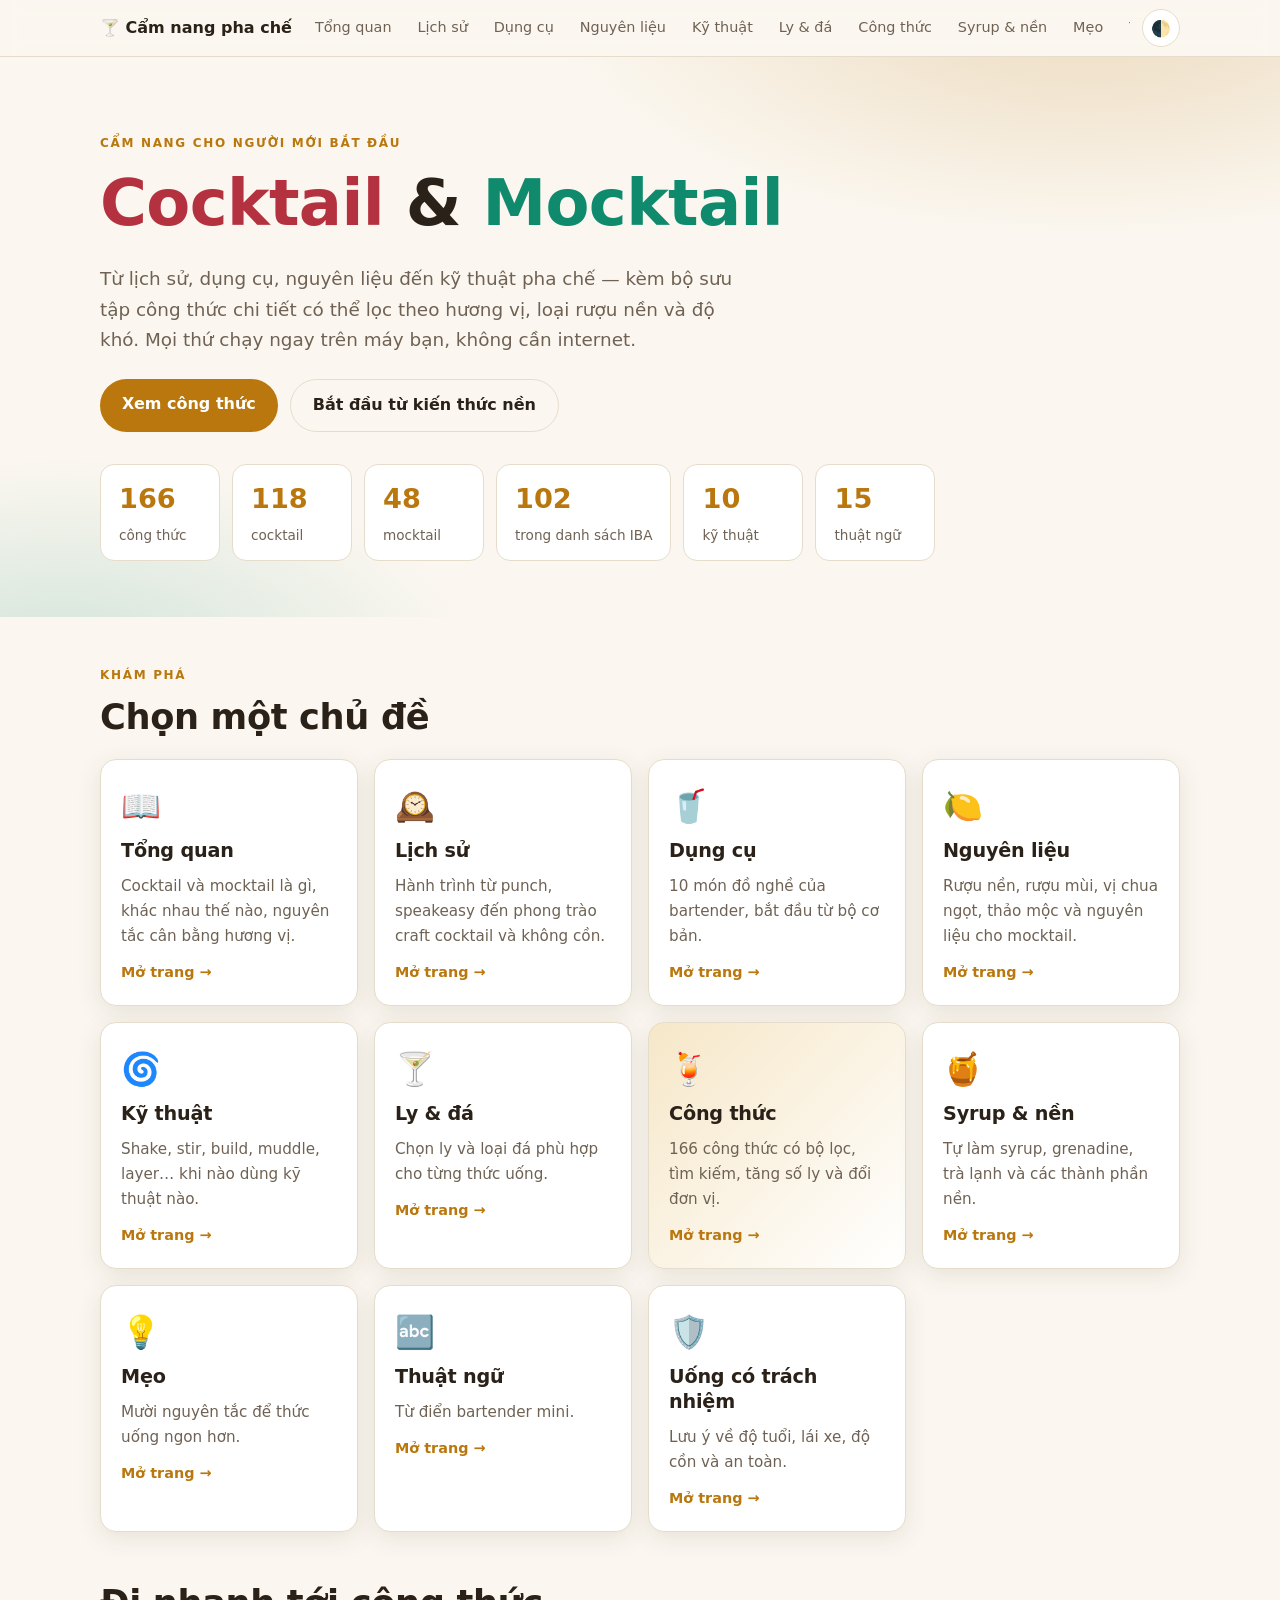
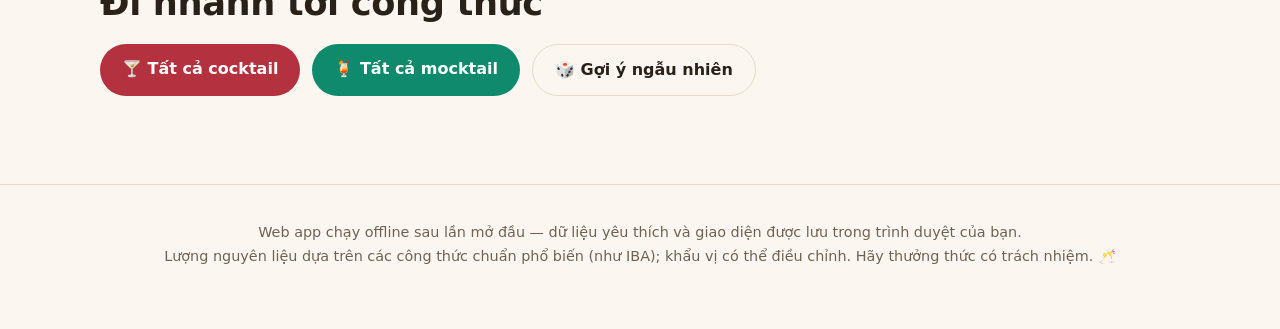
<file: index.html>
<!DOCTYPE html>
<html lang="vi">
<head>
<meta charset="utf-8">
<meta name="viewport" content="width=device-width, initial-scale=1, viewport-fit=cover">
<title>Cocktail &amp; Mocktail — Cẩm nang pha chế</title>
<meta name="description" content="Tìm hiểu về cocktail và mocktail: lịch sử, dụng cụ, nguyên liệu, kỹ thuật và hơn 160 công thức pha chế chi tiết.">
<link rel="stylesheet" href="assets/style.css">
<link rel="manifest" href="manifest.webmanifest">
<meta name="theme-color" content="#15110d">
<meta name="apple-mobile-web-app-capable" content="yes">
<meta name="mobile-web-app-capable" content="yes">
<meta name="apple-mobile-web-app-title" content="Pha chế">
<link rel="apple-touch-icon" href="assets/icons/icon-192.png">
<link rel="icon" href="assets/icons/icon.svg" type="image/svg+xml">
</head>
<body>
<nav class="top" aria-label="Điều hướng chính">
  <div class="wrap">
    <a class="brand" href="index.html">🍸<span> Cẩm nang pha chế</span></a>
    <div class="links">
      <a href="tong-quan.html">Tổng quan</a>
      <a href="lich-su.html">Lịch sử</a>
      <a href="dung-cu.html">Dụng cụ</a>
      <a href="nguyen-lieu.html">Nguyên liệu</a>
      <a href="ky-thuat.html">Kỹ thuật</a>
      <a href="ly-va-da.html">Ly &amp; đá</a>
      <a href="cong-thuc.html">Công thức</a>
      <a href="syrup.html">Syrup &amp; nền</a>
      <a href="meo-pha-che.html">Mẹo</a>
      <a href="thuat-ngu.html">Thuật ngữ</a>
      <a href="uong-co-trach-nhiem.html">Uống có trách nhiệm</a>
    </div>
    <button class="iconbtn" id="themeBtn" title="Đổi giao diện sáng/tối" aria-label="Đổi giao diện sáng hoặc tối">🌓</button>
  </div>
</nav>
<header class="hero" id="top">
  <div class="wrap">
    <span class="eyebrow">Cẩm nang cho người mới bắt đầu</span>
    <h1><span class="a">Cocktail</span> &amp; <span class="b">Mocktail</span></h1>
    <p>Từ lịch sử, dụng cụ, nguyên liệu đến kỹ thuật pha chế — kèm bộ sưu tập công thức chi tiết có thể lọc theo hương vị, loại rượu nền và độ khó. Mọi thứ chạy ngay trên máy bạn, không cần internet.</p>
    <div class="cta">
      <a class="btn" href="cong-thuc.html">Xem công thức</a>
      <a class="btn ghost" href="tong-quan.html">Bắt đầu từ kiến thức nền</a>
    </div>
    <div class="stats" id="stats"></div>
  </div>
</header>
<main>
<section class="page">
  <div class="wrap">
    <span class="eyebrow">Khám phá</span>
    <h2>Chọn một chủ đề</h2>
    <div class="grid g3 hubgrid" style="margin-top:20px">
      <a class="box hub" href="tong-quan.html"><span class="ico">📖</span><h3>Tổng quan</h3><p>Cocktail và mocktail là gì, khác nhau thế nào, nguyên tắc cân bằng hương vị.</p><span class="go">Mở trang →</span></a>
      <a class="box hub" href="lich-su.html"><span class="ico">🕰️</span><h3>Lịch sử</h3><p>Hành trình từ punch, speakeasy đến phong trào craft cocktail và không cồn.</p><span class="go">Mở trang →</span></a>
      <a class="box hub" href="dung-cu.html"><span class="ico">🥤</span><h3>Dụng cụ</h3><p>10 món đồ nghề của bartender, bắt đầu từ bộ cơ bản.</p><span class="go">Mở trang →</span></a>
      <a class="box hub" href="nguyen-lieu.html"><span class="ico">🍋</span><h3>Nguyên liệu</h3><p>Rượu nền, rượu mùi, vị chua ngọt, thảo mộc và nguyên liệu cho mocktail.</p><span class="go">Mở trang →</span></a>
      <a class="box hub" href="ky-thuat.html"><span class="ico">🌀</span><h3>Kỹ thuật</h3><p>Shake, stir, build, muddle, layer… khi nào dùng kỹ thuật nào.</p><span class="go">Mở trang →</span></a>
      <a class="box hub" href="ly-va-da.html"><span class="ico">🍸</span><h3>Ly &amp; đá</h3><p>Chọn ly và loại đá phù hợp cho từng thức uống.</p><span class="go">Mở trang →</span></a>
      <a class="box hub hot" href="cong-thuc.html"><span class="ico">🍹</span><h3>Công thức</h3><p>166 công thức có bộ lọc, tìm kiếm, tăng số ly và đổi đơn vị.</p><span class="go">Mở trang →</span></a>
      <a class="box hub" href="syrup.html"><span class="ico">🍯</span><h3>Syrup &amp; nền</h3><p>Tự làm syrup, grenadine, trà lạnh và các thành phần nền.</p><span class="go">Mở trang →</span></a>
      <a class="box hub" href="meo-pha-che.html"><span class="ico">💡</span><h3>Mẹo</h3><p>Mười nguyên tắc để thức uống ngon hơn.</p><span class="go">Mở trang →</span></a>
      <a class="box hub" href="thuat-ngu.html"><span class="ico">🔤</span><h3>Thuật ngữ</h3><p>Từ điển bartender mini.</p><span class="go">Mở trang →</span></a>
      <a class="box hub" href="uong-co-trach-nhiem.html"><span class="ico">🛡️</span><h3>Uống có trách nhiệm</h3><p>Lưu ý về độ tuổi, lái xe, độ cồn và an toàn.</p><span class="go">Mở trang →</span></a>
    </div>
    <h2 style="margin-top:48px">Đi nhanh tới công thức</h2>
    <div class="cta" style="margin-top:12px">
      <a class="btn" style="background:var(--cock)" href="cong-thuc.html?type=cocktail">🍸 Tất cả cocktail</a>
      <a class="btn" style="background:var(--mock)" href="cong-thuc.html?type=mocktail">🍹 Tất cả mocktail</a>
      <a class="btn ghost" href="cong-thuc.html?random=1">🎲 Gợi ý ngẫu nhiên</a>
    </div>
  </div>
</section>
</main>
<footer>
  <div class="wrap">Web app chạy offline sau lần mở đầu — dữ liệu yêu thích và giao diện được lưu trong trình duyệt của bạn.<br>
  Lượng nguyên liệu dựa trên các công thức chuẩn phổ biến (như IBA); khẩu vị có thể điều chỉnh. Hãy thưởng thức có trách nhiệm. 🥂</div>
</footer>
<script src="assets/data.js"></script>
<script src="assets/recipes-ext.js"></script>
<script src="assets/recipes-c1.js"></script>
<script src="assets/recipes-c2.js"></script>
<script src="assets/recipes-c3.js"></script>
<script src="assets/recipes-m.js"></script>
<script src="assets/app.js"></script>
</body>
</html>
</file>
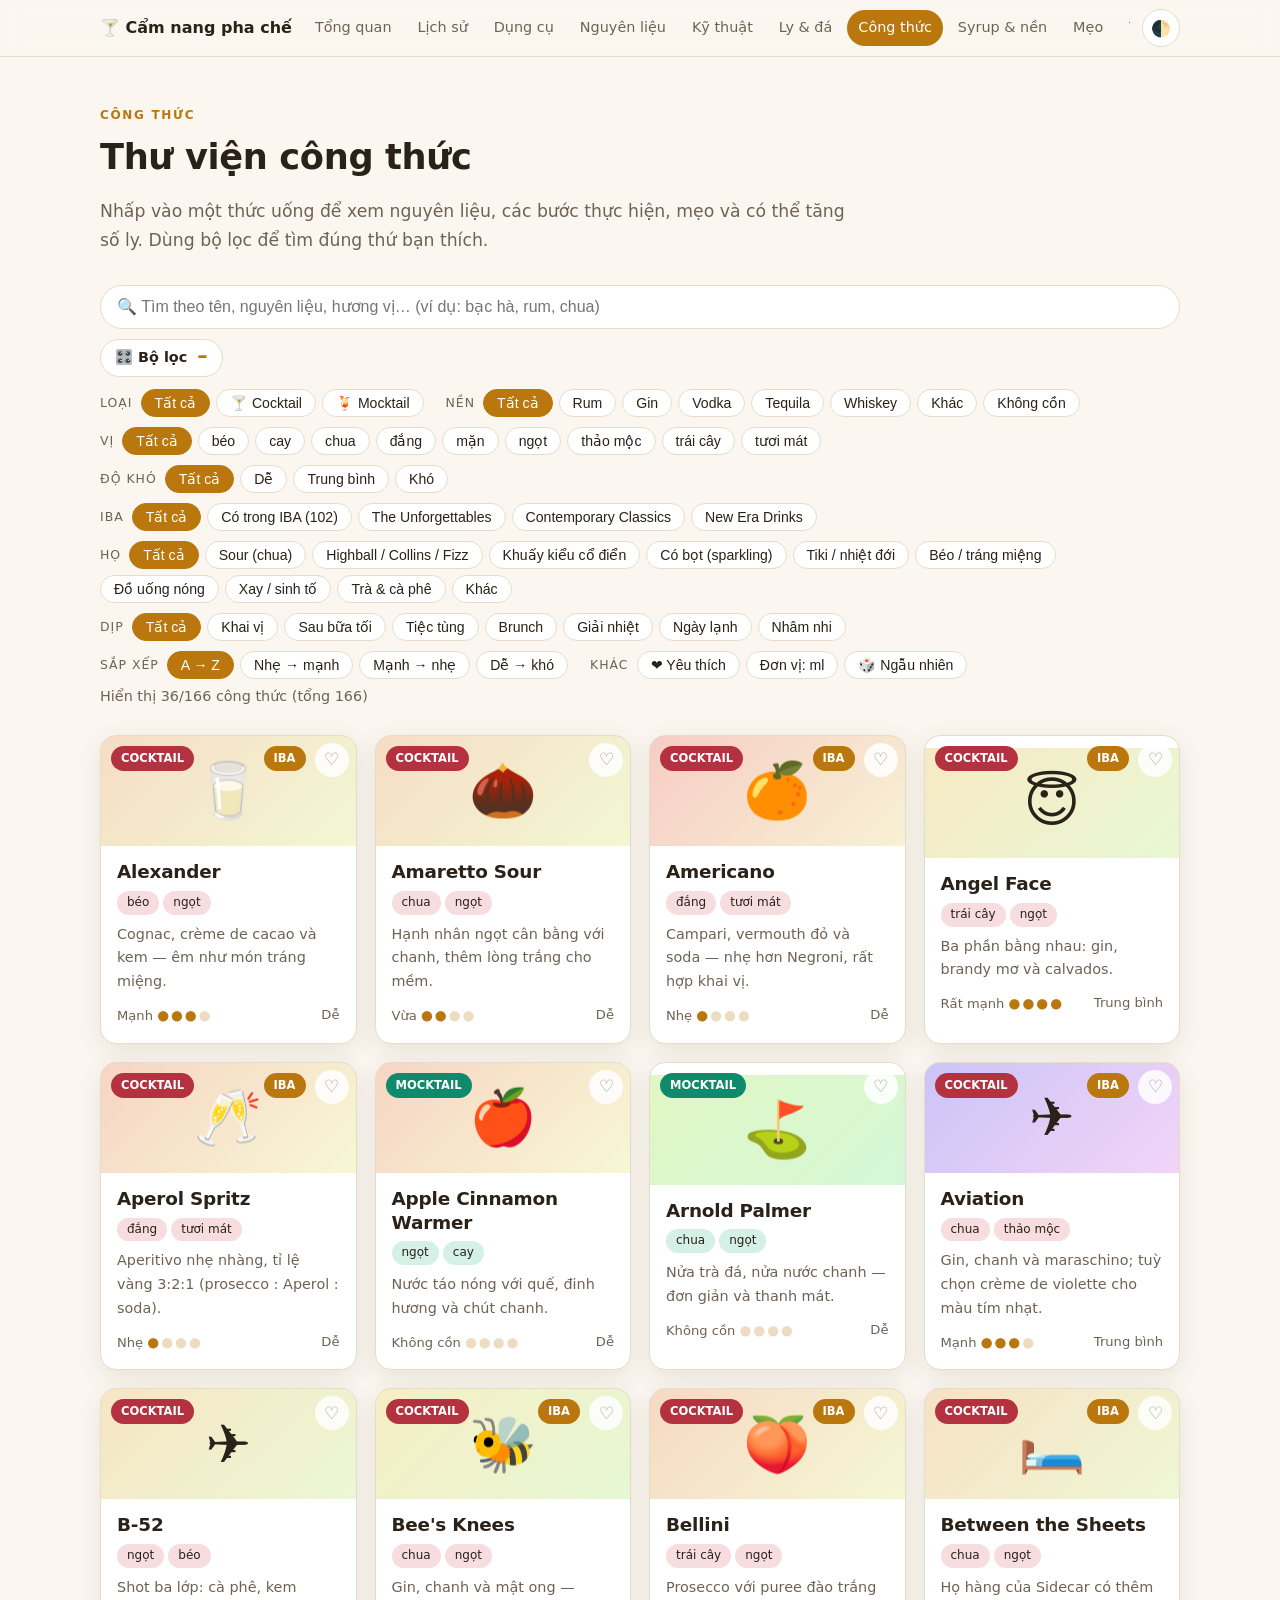
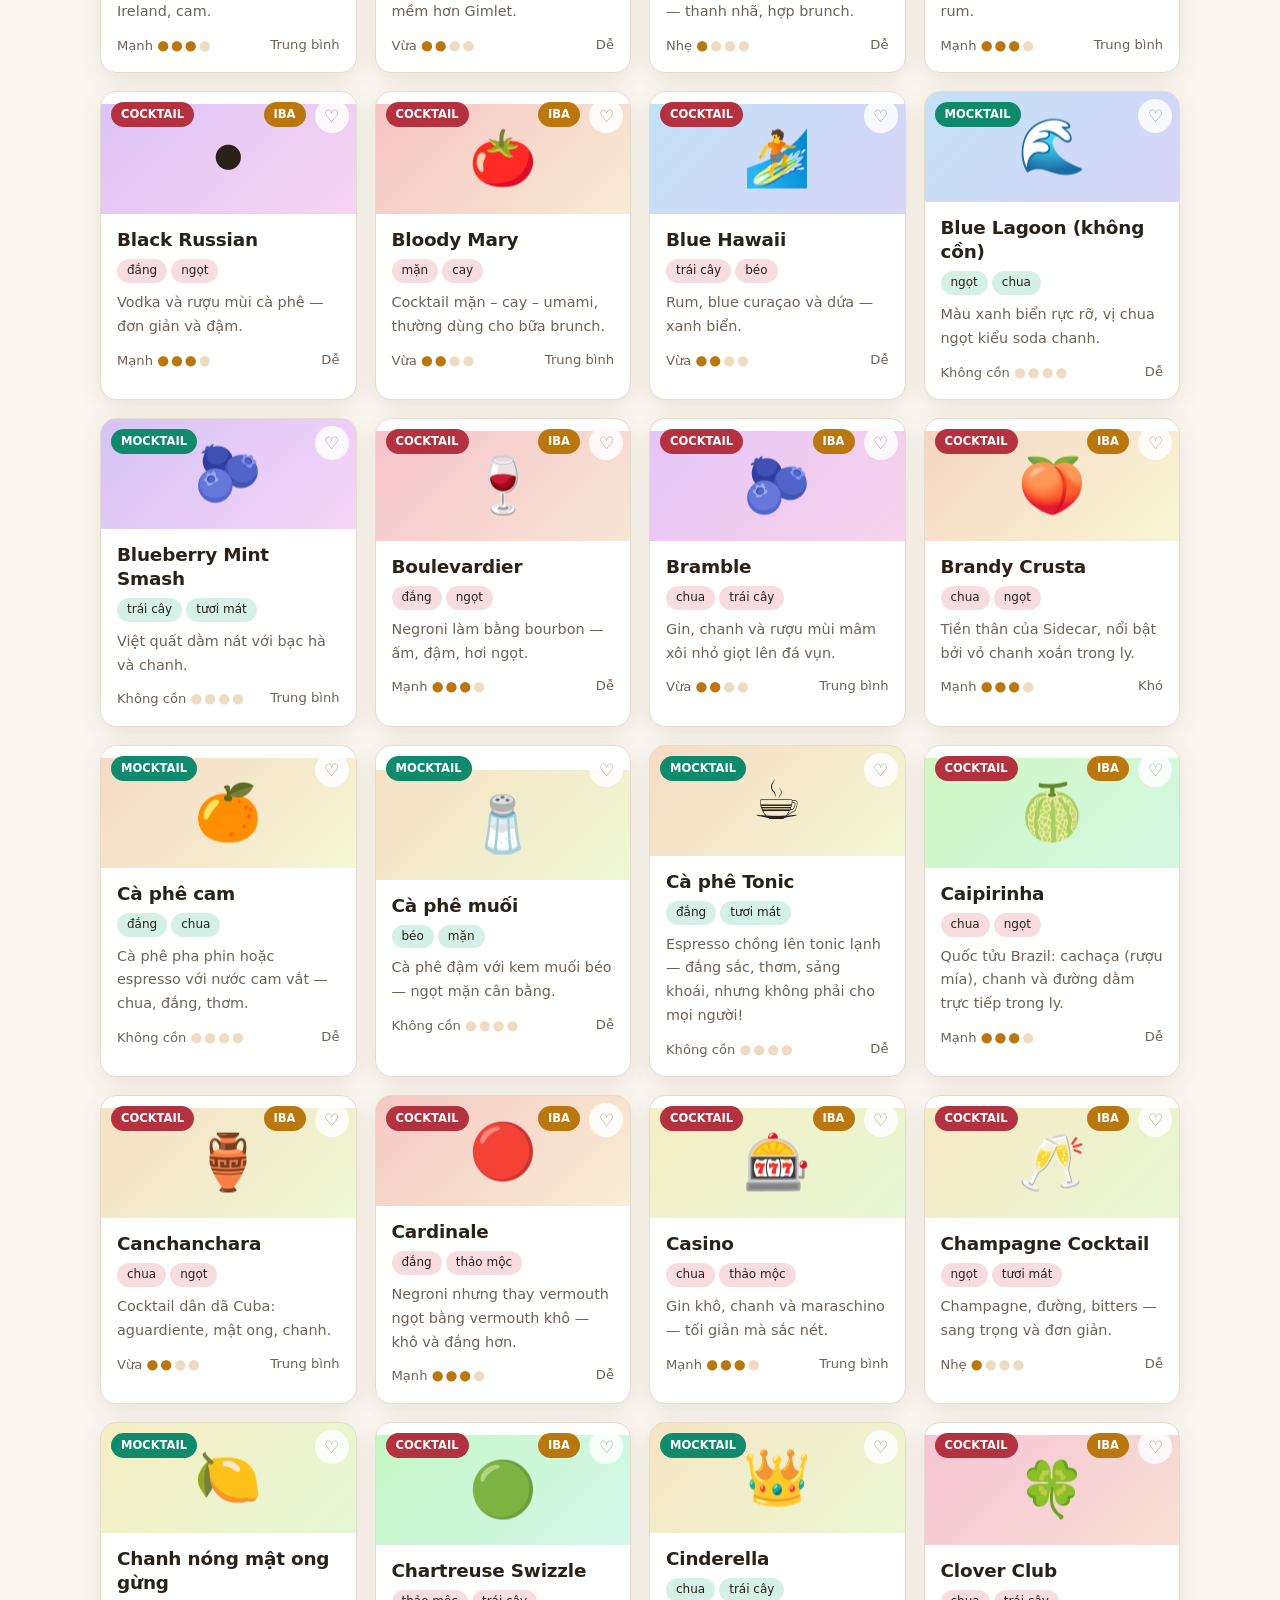
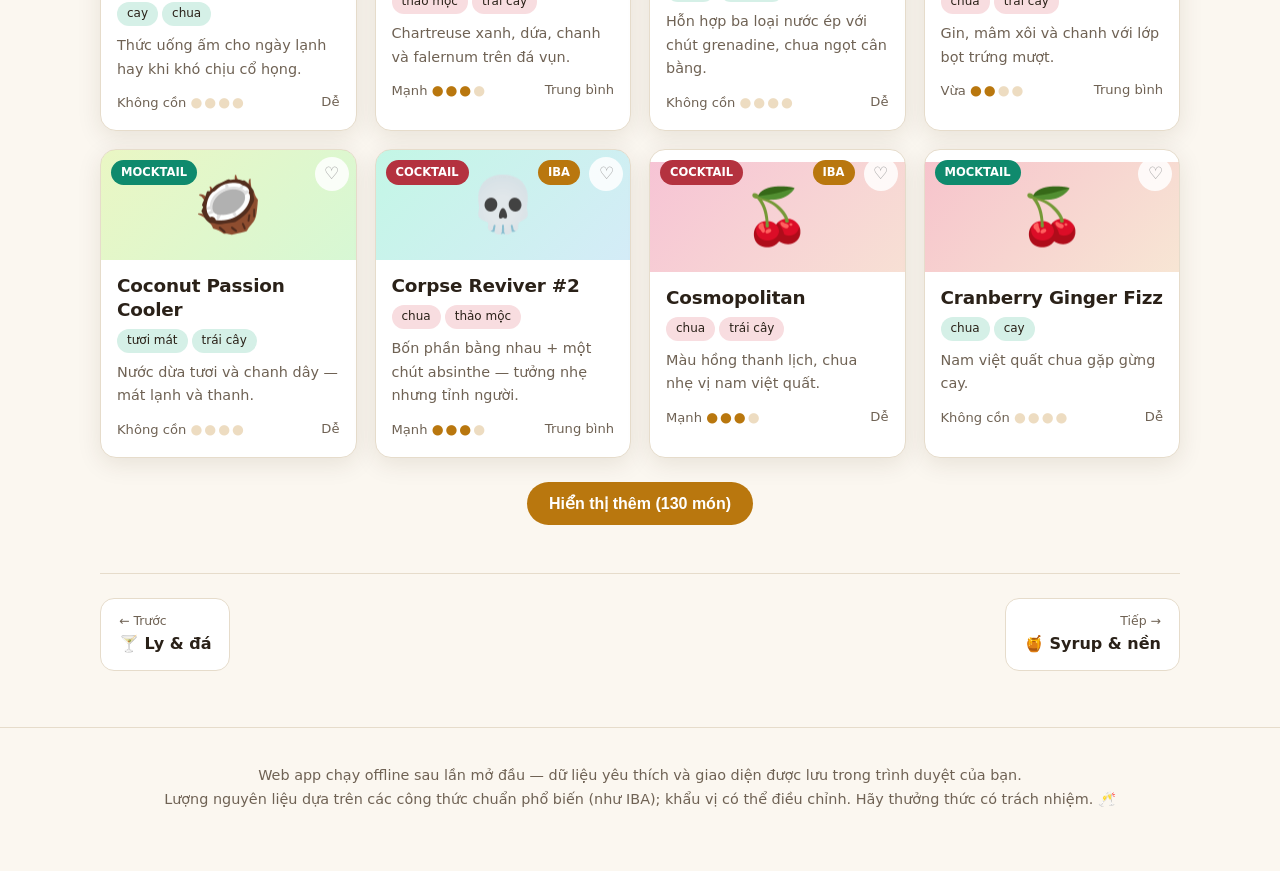
<file: cong-thuc.html>
<!DOCTYPE html>
<html lang="vi">
<head>
<meta charset="utf-8">
<meta name="viewport" content="width=device-width, initial-scale=1, viewport-fit=cover">
<title>Công thức — Cẩm nang Cocktail &amp; Mocktail</title>
<meta name="description" content="166 công thức có bộ lọc, tìm kiếm, tăng số ly và đổi đơn vị.">
<link rel="stylesheet" href="assets/style.css">
<link rel="manifest" href="manifest.webmanifest">
<meta name="theme-color" content="#15110d">
<meta name="apple-mobile-web-app-capable" content="yes">
<meta name="mobile-web-app-capable" content="yes">
<meta name="apple-mobile-web-app-title" content="Pha chế">
<link rel="apple-touch-icon" href="assets/icons/icon-192.png">
<link rel="icon" href="assets/icons/icon.svg" type="image/svg+xml">
</head>
<body>
<nav class="top" aria-label="Điều hướng chính">
  <div class="wrap">
    <a class="brand" href="index.html">🍸<span> Cẩm nang pha chế</span></a>
    <div class="links">
      <a href="tong-quan.html">Tổng quan</a>
      <a href="lich-su.html">Lịch sử</a>
      <a href="dung-cu.html">Dụng cụ</a>
      <a href="nguyen-lieu.html">Nguyên liệu</a>
      <a href="ky-thuat.html">Kỹ thuật</a>
      <a href="ly-va-da.html">Ly &amp; đá</a>
      <a href="cong-thuc.html" aria-current="page">Công thức</a>
      <a href="syrup.html">Syrup &amp; nền</a>
      <a href="meo-pha-che.html">Mẹo</a>
      <a href="thuat-ngu.html">Thuật ngữ</a>
      <a href="uong-co-trach-nhiem.html">Uống có trách nhiệm</a>
    </div>
    <button class="iconbtn" id="themeBtn" title="Đổi giao diện sáng/tối" aria-label="Đổi giao diện sáng hoặc tối">🌓</button>
  </div>
</nav>
<main>
<section class="page">
  <div class="wrap">
<span class="eyebrow">Công thức</span>
    <h2>Thư viện công thức</h2>
    <p class="lead">Nhấp vào một thức uống để xem nguyên liệu, các bước thực hiện, mẹo và có thể tăng số ly. Dùng bộ lọc để tìm đúng thứ bạn thích.</p>

    <div class="toolbar">
      <input class="search" id="q" type="search" placeholder="🔍 Tìm theo tên, nguyên liệu, hương vị… (ví dụ: bạc hà, rum, chua)" aria-label="Tìm công thức">
      <details class="fdet" open><summary>🎛️ Bộ lọc</summary>
      <div class="filters">
        <div class="fgroup" id="fType"><label>Loại</label></div>
        <div class="fgroup" id="fBase"><label>Nền</label></div>
        <div class="fgroup" id="fFlavor"><label>Vị</label></div>
        <div class="fgroup" id="fDiff"><label>Độ khó</label></div>
        <div class="fgroup" id="fIba"><label>IBA</label></div>
        <div class="fgroup" id="fFam"><label>Họ</label></div>
        <div class="fgroup" id="fOcc"><label>Dịp</label></div>
        <div class="fgroup" id="fSort"><label>Sắp xếp</label></div>
        <div class="fgroup" id="fMisc"><label>Khác</label></div>
      </div>
      </details>
      <p class="count" id="count" aria-live="polite"></p>
    </div>
    <div class="rgrid" id="rgrid"></div>
<div class="pager">
  <a href="ly-va-da.html"><small>← Trước</small>🍸 Ly &amp; đá</a>
  <a class="next" href="syrup.html"><small>Tiếp →</small>🍯 Syrup &amp; nền</a>
</div>
  </div>
</section>
</main>
<footer>
  <div class="wrap">Web app chạy offline sau lần mở đầu — dữ liệu yêu thích và giao diện được lưu trong trình duyệt của bạn.<br>
  Lượng nguyên liệu dựa trên các công thức chuẩn phổ biến (như IBA); khẩu vị có thể điều chỉnh. Hãy thưởng thức có trách nhiệm. 🥂</div>
</footer>
<dialog id="dlg" aria-labelledby="dTitle">
  <div class="mhead" id="dHead">
    <button class="iconbtn mclose" id="dClose" aria-label="Đóng">✕</button>
    <div class="big" id="dEmoji"></div>
    <h2 id="dTitle"></h2>
    <div id="dTags"></div>
  </div>
  <div class="mbody" id="dBody"></div>
</dialog>
<script src="assets/data.js"></script>
<script src="assets/recipes-ext.js"></script>
<script src="assets/recipes-c1.js"></script>
<script src="assets/recipes-c2.js"></script>
<script src="assets/recipes-c3.js"></script>
<script src="assets/recipes-m.js"></script>
<script src="assets/app.js"></script>
</body>
</html>
</file>
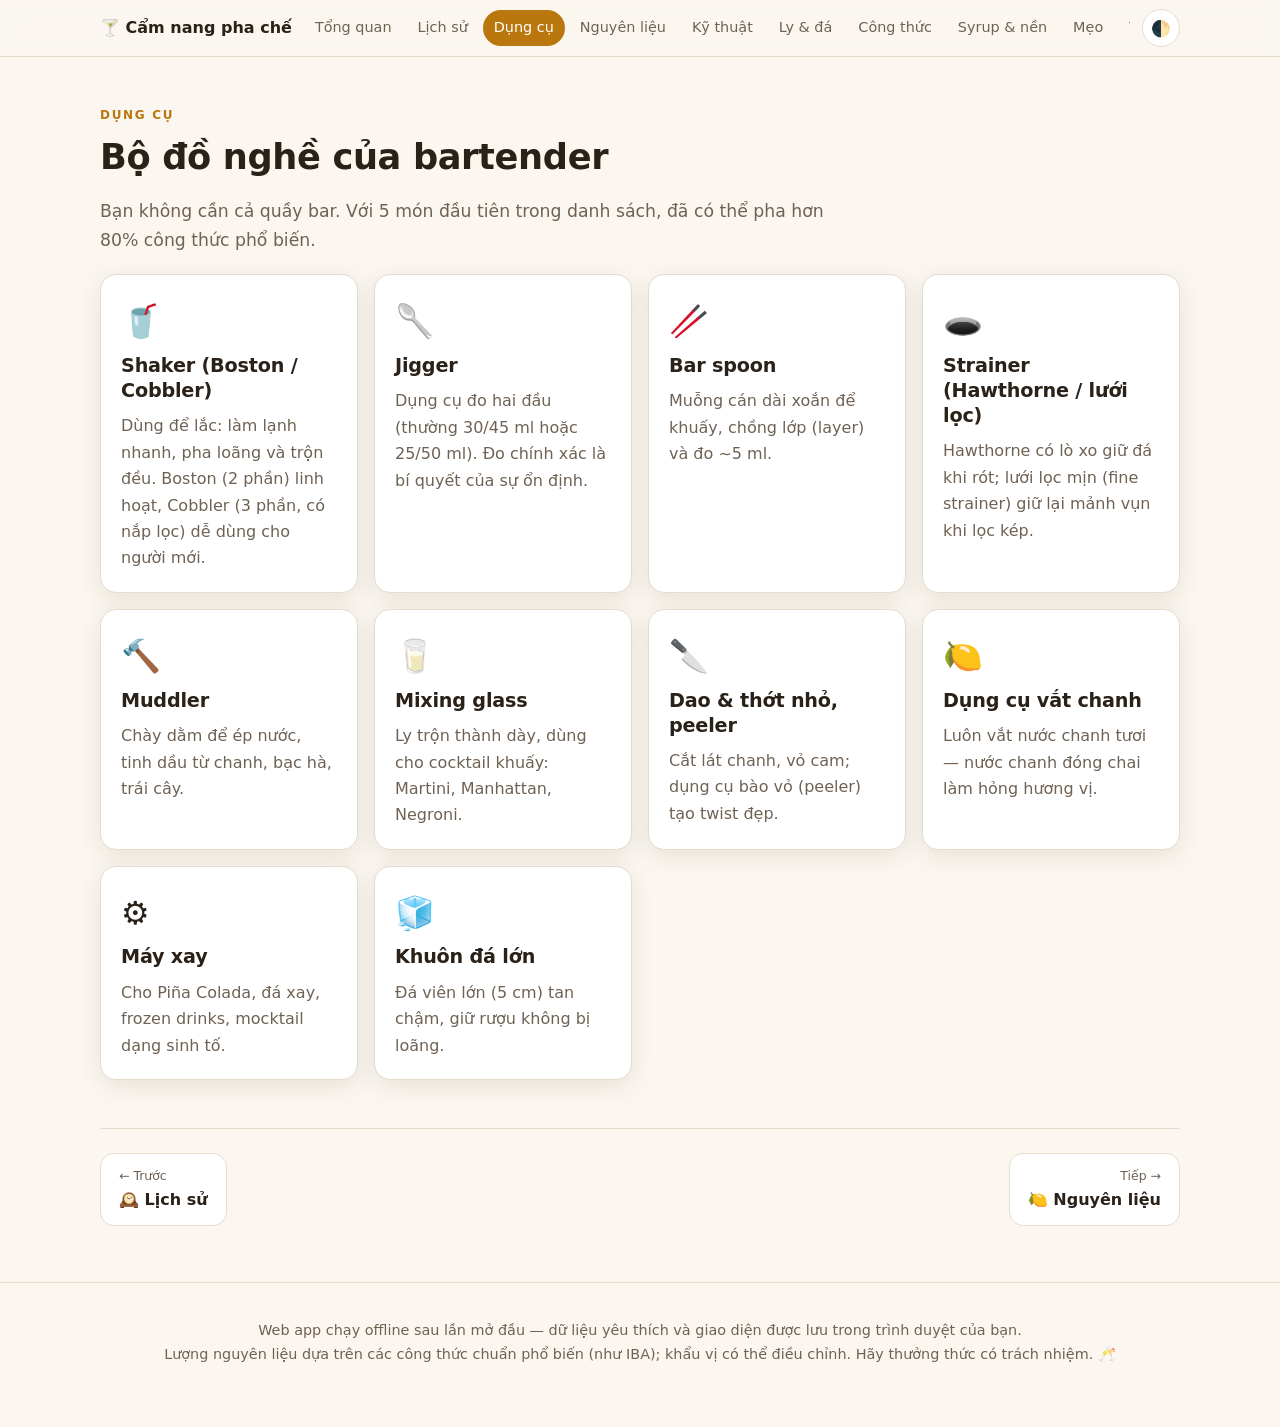
<file: dung-cu.html>
<!DOCTYPE html>
<html lang="vi">
<head>
<meta charset="utf-8">
<meta name="viewport" content="width=device-width, initial-scale=1, viewport-fit=cover">
<title>Dụng cụ — Cẩm nang Cocktail &amp; Mocktail</title>
<meta name="description" content="10 món đồ nghề của bartender, bắt đầu từ bộ cơ bản.">
<link rel="stylesheet" href="assets/style.css">
<link rel="manifest" href="manifest.webmanifest">
<meta name="theme-color" content="#15110d">
<meta name="apple-mobile-web-app-capable" content="yes">
<meta name="mobile-web-app-capable" content="yes">
<meta name="apple-mobile-web-app-title" content="Pha chế">
<link rel="apple-touch-icon" href="assets/icons/icon-192.png">
<link rel="icon" href="assets/icons/icon.svg" type="image/svg+xml">
</head>
<body>
<nav class="top" aria-label="Điều hướng chính">
  <div class="wrap">
    <a class="brand" href="index.html">🍸<span> Cẩm nang pha chế</span></a>
    <div class="links">
      <a href="tong-quan.html">Tổng quan</a>
      <a href="lich-su.html">Lịch sử</a>
      <a href="dung-cu.html" aria-current="page">Dụng cụ</a>
      <a href="nguyen-lieu.html">Nguyên liệu</a>
      <a href="ky-thuat.html">Kỹ thuật</a>
      <a href="ly-va-da.html">Ly &amp; đá</a>
      <a href="cong-thuc.html">Công thức</a>
      <a href="syrup.html">Syrup &amp; nền</a>
      <a href="meo-pha-che.html">Mẹo</a>
      <a href="thuat-ngu.html">Thuật ngữ</a>
      <a href="uong-co-trach-nhiem.html">Uống có trách nhiệm</a>
    </div>
    <button class="iconbtn" id="themeBtn" title="Đổi giao diện sáng/tối" aria-label="Đổi giao diện sáng hoặc tối">🌓</button>
  </div>
</nav>
<main>
<section class="page">
  <div class="wrap">
<span class="eyebrow">Dụng cụ</span>
    <h2>Bộ đồ nghề của bartender</h2>
    <p class="lead">Bạn không cần cả quầy bar. Với 5 món đầu tiên trong danh sách, đã có thể pha hơn 80% công thức phổ biến.</p>
    <div class="grid g3" style="margin-top:20px" id="tools"></div>
<div class="pager">
  <a href="lich-su.html"><small>← Trước</small>🕰️ Lịch sử</a>
  <a class="next" href="nguyen-lieu.html"><small>Tiếp →</small>🍋 Nguyên liệu</a>
</div>
  </div>
</section>
</main>
<footer>
  <div class="wrap">Web app chạy offline sau lần mở đầu — dữ liệu yêu thích và giao diện được lưu trong trình duyệt của bạn.<br>
  Lượng nguyên liệu dựa trên các công thức chuẩn phổ biến (như IBA); khẩu vị có thể điều chỉnh. Hãy thưởng thức có trách nhiệm. 🥂</div>
</footer>
<script src="assets/data.js"></script>
<script src="assets/app.js"></script>
</body>
</html>
</file>
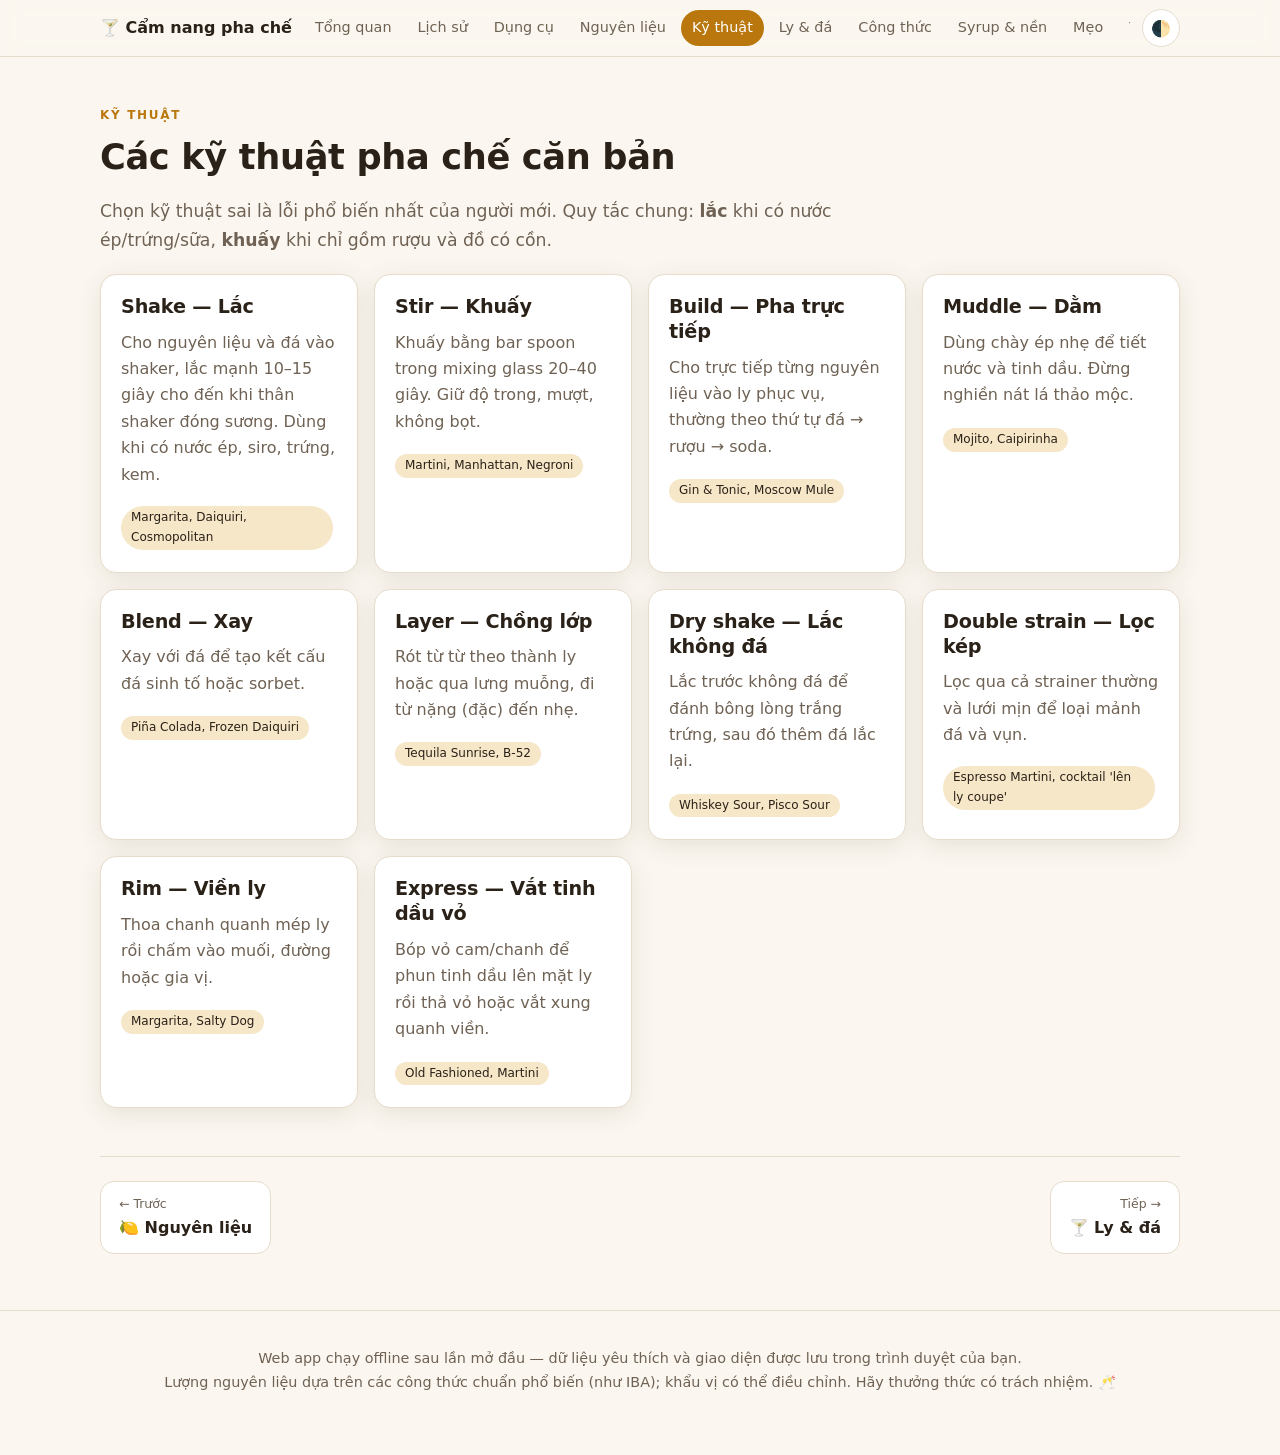
<file: ky-thuat.html>
<!DOCTYPE html>
<html lang="vi">
<head>
<meta charset="utf-8">
<meta name="viewport" content="width=device-width, initial-scale=1, viewport-fit=cover">
<title>Kỹ thuật — Cẩm nang Cocktail &amp; Mocktail</title>
<meta name="description" content="Shake, stir, build, muddle, layer… khi nào dùng kỹ thuật nào.">
<link rel="stylesheet" href="assets/style.css">
<link rel="manifest" href="manifest.webmanifest">
<meta name="theme-color" content="#15110d">
<meta name="apple-mobile-web-app-capable" content="yes">
<meta name="mobile-web-app-capable" content="yes">
<meta name="apple-mobile-web-app-title" content="Pha chế">
<link rel="apple-touch-icon" href="assets/icons/icon-192.png">
<link rel="icon" href="assets/icons/icon.svg" type="image/svg+xml">
</head>
<body>
<nav class="top" aria-label="Điều hướng chính">
  <div class="wrap">
    <a class="brand" href="index.html">🍸<span> Cẩm nang pha chế</span></a>
    <div class="links">
      <a href="tong-quan.html">Tổng quan</a>
      <a href="lich-su.html">Lịch sử</a>
      <a href="dung-cu.html">Dụng cụ</a>
      <a href="nguyen-lieu.html">Nguyên liệu</a>
      <a href="ky-thuat.html" aria-current="page">Kỹ thuật</a>
      <a href="ly-va-da.html">Ly &amp; đá</a>
      <a href="cong-thuc.html">Công thức</a>
      <a href="syrup.html">Syrup &amp; nền</a>
      <a href="meo-pha-che.html">Mẹo</a>
      <a href="thuat-ngu.html">Thuật ngữ</a>
      <a href="uong-co-trach-nhiem.html">Uống có trách nhiệm</a>
    </div>
    <button class="iconbtn" id="themeBtn" title="Đổi giao diện sáng/tối" aria-label="Đổi giao diện sáng hoặc tối">🌓</button>
  </div>
</nav>
<main>
<section class="page">
  <div class="wrap">
<span class="eyebrow">Kỹ thuật</span>
    <h2>Các kỹ thuật pha chế căn bản</h2>
    <p class="lead">Chọn kỹ thuật sai là lỗi phổ biến nhất của người mới. Quy tắc chung: <b>lắc</b> khi có nước ép/trứng/sữa, <b>khuấy</b> khi chỉ gồm rượu và đồ có cồn.</p>
    <div class="grid g3" style="margin-top:20px" id="techniques"></div>
<div class="pager">
  <a href="nguyen-lieu.html"><small>← Trước</small>🍋 Nguyên liệu</a>
  <a class="next" href="ly-va-da.html"><small>Tiếp →</small>🍸 Ly &amp; đá</a>
</div>
  </div>
</section>
</main>
<footer>
  <div class="wrap">Web app chạy offline sau lần mở đầu — dữ liệu yêu thích và giao diện được lưu trong trình duyệt của bạn.<br>
  Lượng nguyên liệu dựa trên các công thức chuẩn phổ biến (như IBA); khẩu vị có thể điều chỉnh. Hãy thưởng thức có trách nhiệm. 🥂</div>
</footer>
<script src="assets/data.js"></script>
<script src="assets/app.js"></script>
</body>
</html>
</file>
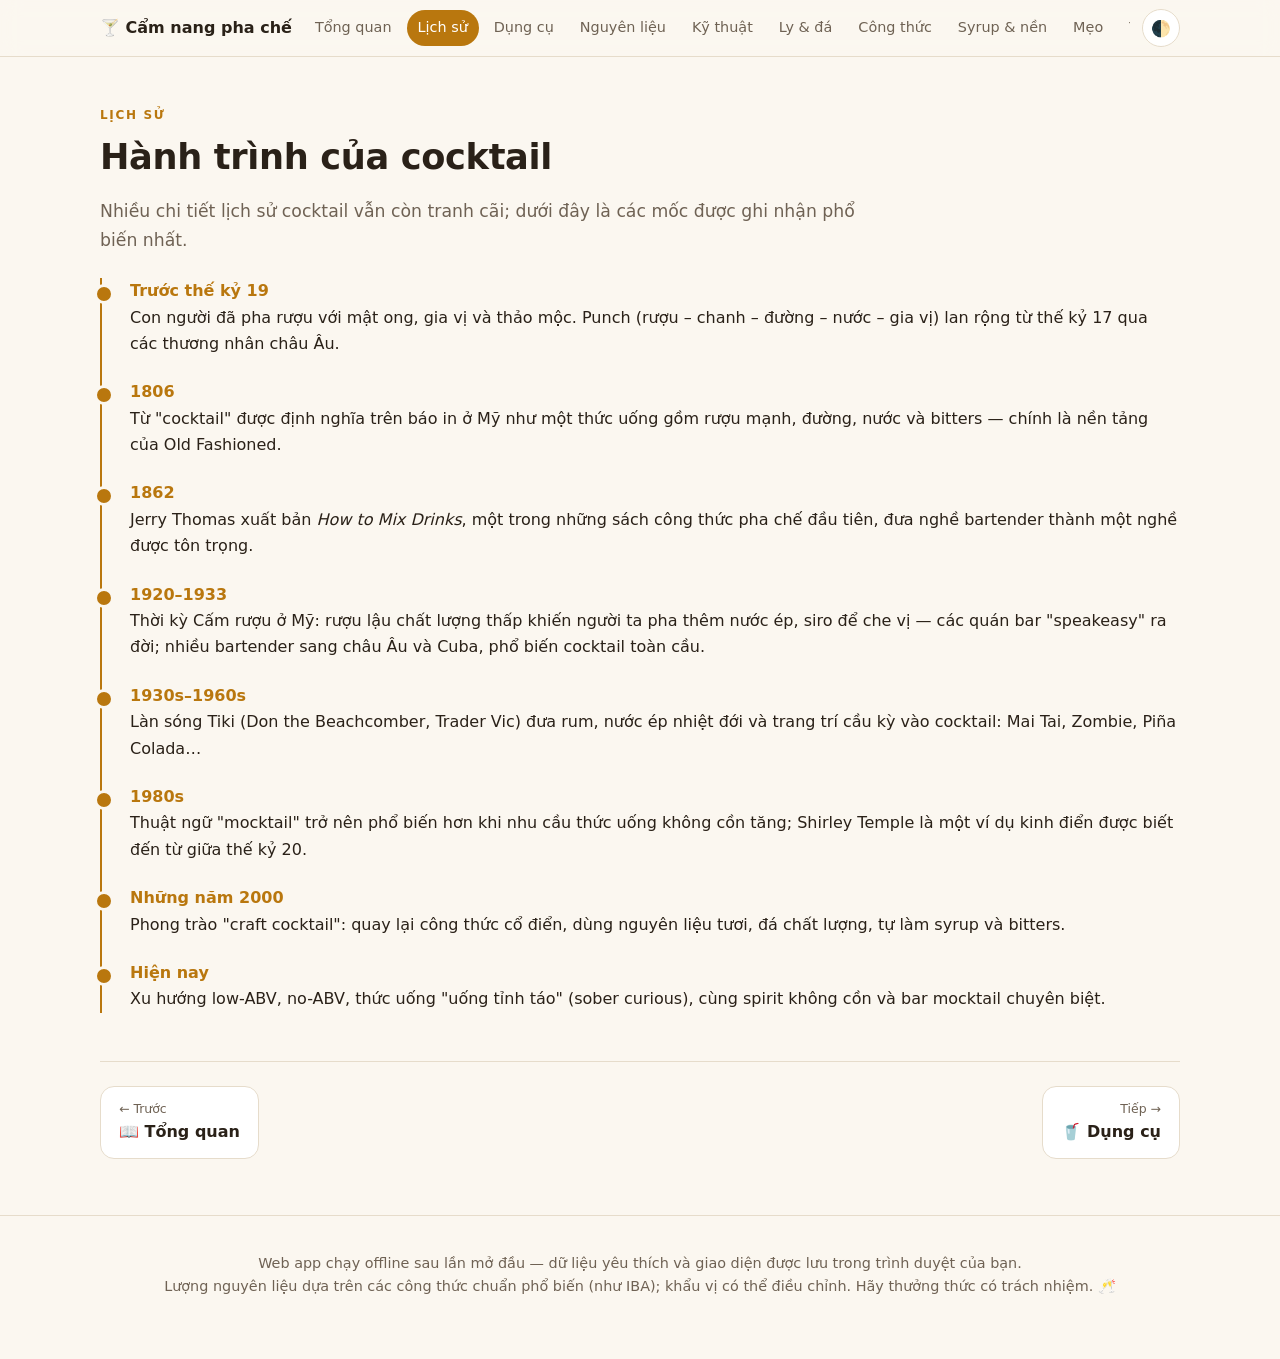
<file: lich-su.html>
<!DOCTYPE html>
<html lang="vi">
<head>
<meta charset="utf-8">
<meta name="viewport" content="width=device-width, initial-scale=1, viewport-fit=cover">
<title>Lịch sử — Cẩm nang Cocktail &amp; Mocktail</title>
<meta name="description" content="Hành trình từ punch, speakeasy đến phong trào craft cocktail và không cồn.">
<link rel="stylesheet" href="assets/style.css">
<link rel="manifest" href="manifest.webmanifest">
<meta name="theme-color" content="#15110d">
<meta name="apple-mobile-web-app-capable" content="yes">
<meta name="mobile-web-app-capable" content="yes">
<meta name="apple-mobile-web-app-title" content="Pha chế">
<link rel="apple-touch-icon" href="assets/icons/icon-192.png">
<link rel="icon" href="assets/icons/icon.svg" type="image/svg+xml">
</head>
<body>
<nav class="top" aria-label="Điều hướng chính">
  <div class="wrap">
    <a class="brand" href="index.html">🍸<span> Cẩm nang pha chế</span></a>
    <div class="links">
      <a href="tong-quan.html">Tổng quan</a>
      <a href="lich-su.html" aria-current="page">Lịch sử</a>
      <a href="dung-cu.html">Dụng cụ</a>
      <a href="nguyen-lieu.html">Nguyên liệu</a>
      <a href="ky-thuat.html">Kỹ thuật</a>
      <a href="ly-va-da.html">Ly &amp; đá</a>
      <a href="cong-thuc.html">Công thức</a>
      <a href="syrup.html">Syrup &amp; nền</a>
      <a href="meo-pha-che.html">Mẹo</a>
      <a href="thuat-ngu.html">Thuật ngữ</a>
      <a href="uong-co-trach-nhiem.html">Uống có trách nhiệm</a>
    </div>
    <button class="iconbtn" id="themeBtn" title="Đổi giao diện sáng/tối" aria-label="Đổi giao diện sáng hoặc tối">🌓</button>
  </div>
</nav>
<main>
<section class="page">
  <div class="wrap">
<span class="eyebrow">Lịch sử</span>
    <h2>Hành trình của cocktail</h2>
    <p class="lead">Nhiều chi tiết lịch sử cocktail vẫn còn tranh cãi; dưới đây là các mốc được ghi nhận phổ biến nhất.</p>
    <div class="timeline">
      <div class="it"><div class="yr">Trước thế kỷ 19</div>Con người đã pha rượu với mật ong, gia vị và thảo mộc. Punch (rượu – chanh – đường – nước – gia vị) lan rộng từ thế kỷ 17 qua các thương nhân châu Âu.</div>
      <div class="it"><div class="yr">1806</div>Từ "cocktail" được định nghĩa trên báo in ở Mỹ như một thức uống gồm rượu mạnh, đường, nước và bitters — chính là nền tảng của Old Fashioned.</div>
      <div class="it"><div class="yr">1862</div>Jerry Thomas xuất bản <i>How to Mix Drinks</i>, một trong những sách công thức pha chế đầu tiên, đưa nghề bartender thành một nghề được tôn trọng.</div>
      <div class="it"><div class="yr">1920–1933</div>Thời kỳ Cấm rượu ở Mỹ: rượu lậu chất lượng thấp khiến người ta pha thêm nước ép, siro để che vị — các quán bar "speakeasy" ra đời; nhiều bartender sang châu Âu và Cuba, phổ biến cocktail toàn cầu.</div>
      <div class="it"><div class="yr">1930s–1960s</div>Làn sóng Tiki (Don the Beachcomber, Trader Vic) đưa rum, nước ép nhiệt đới và trang trí cầu kỳ vào cocktail: Mai Tai, Zombie, Piña Colada…</div>
      <div class="it"><div class="yr">1980s</div>Thuật ngữ "mocktail" trở nên phổ biến hơn khi nhu cầu thức uống không cồn tăng; Shirley Temple là một ví dụ kinh điển được biết đến từ giữa thế kỷ 20.</div>
      <div class="it"><div class="yr">Những năm 2000</div>Phong trào "craft cocktail": quay lại công thức cổ điển, dùng nguyên liệu tươi, đá chất lượng, tự làm syrup và bitters.</div>
      <div class="it"><div class="yr">Hiện nay</div>Xu hướng low-ABV, no-ABV, thức uống "uống tỉnh táo" (sober curious), cùng spirit không cồn và bar mocktail chuyên biệt.</div>
    </div>
<div class="pager">
  <a href="tong-quan.html"><small>← Trước</small>📖 Tổng quan</a>
  <a class="next" href="dung-cu.html"><small>Tiếp →</small>🥤 Dụng cụ</a>
</div>
  </div>
</section>
</main>
<footer>
  <div class="wrap">Web app chạy offline sau lần mở đầu — dữ liệu yêu thích và giao diện được lưu trong trình duyệt của bạn.<br>
  Lượng nguyên liệu dựa trên các công thức chuẩn phổ biến (như IBA); khẩu vị có thể điều chỉnh. Hãy thưởng thức có trách nhiệm. 🥂</div>
</footer>
<script src="assets/data.js"></script>
<script src="assets/app.js"></script>
</body>
</html>
</file>
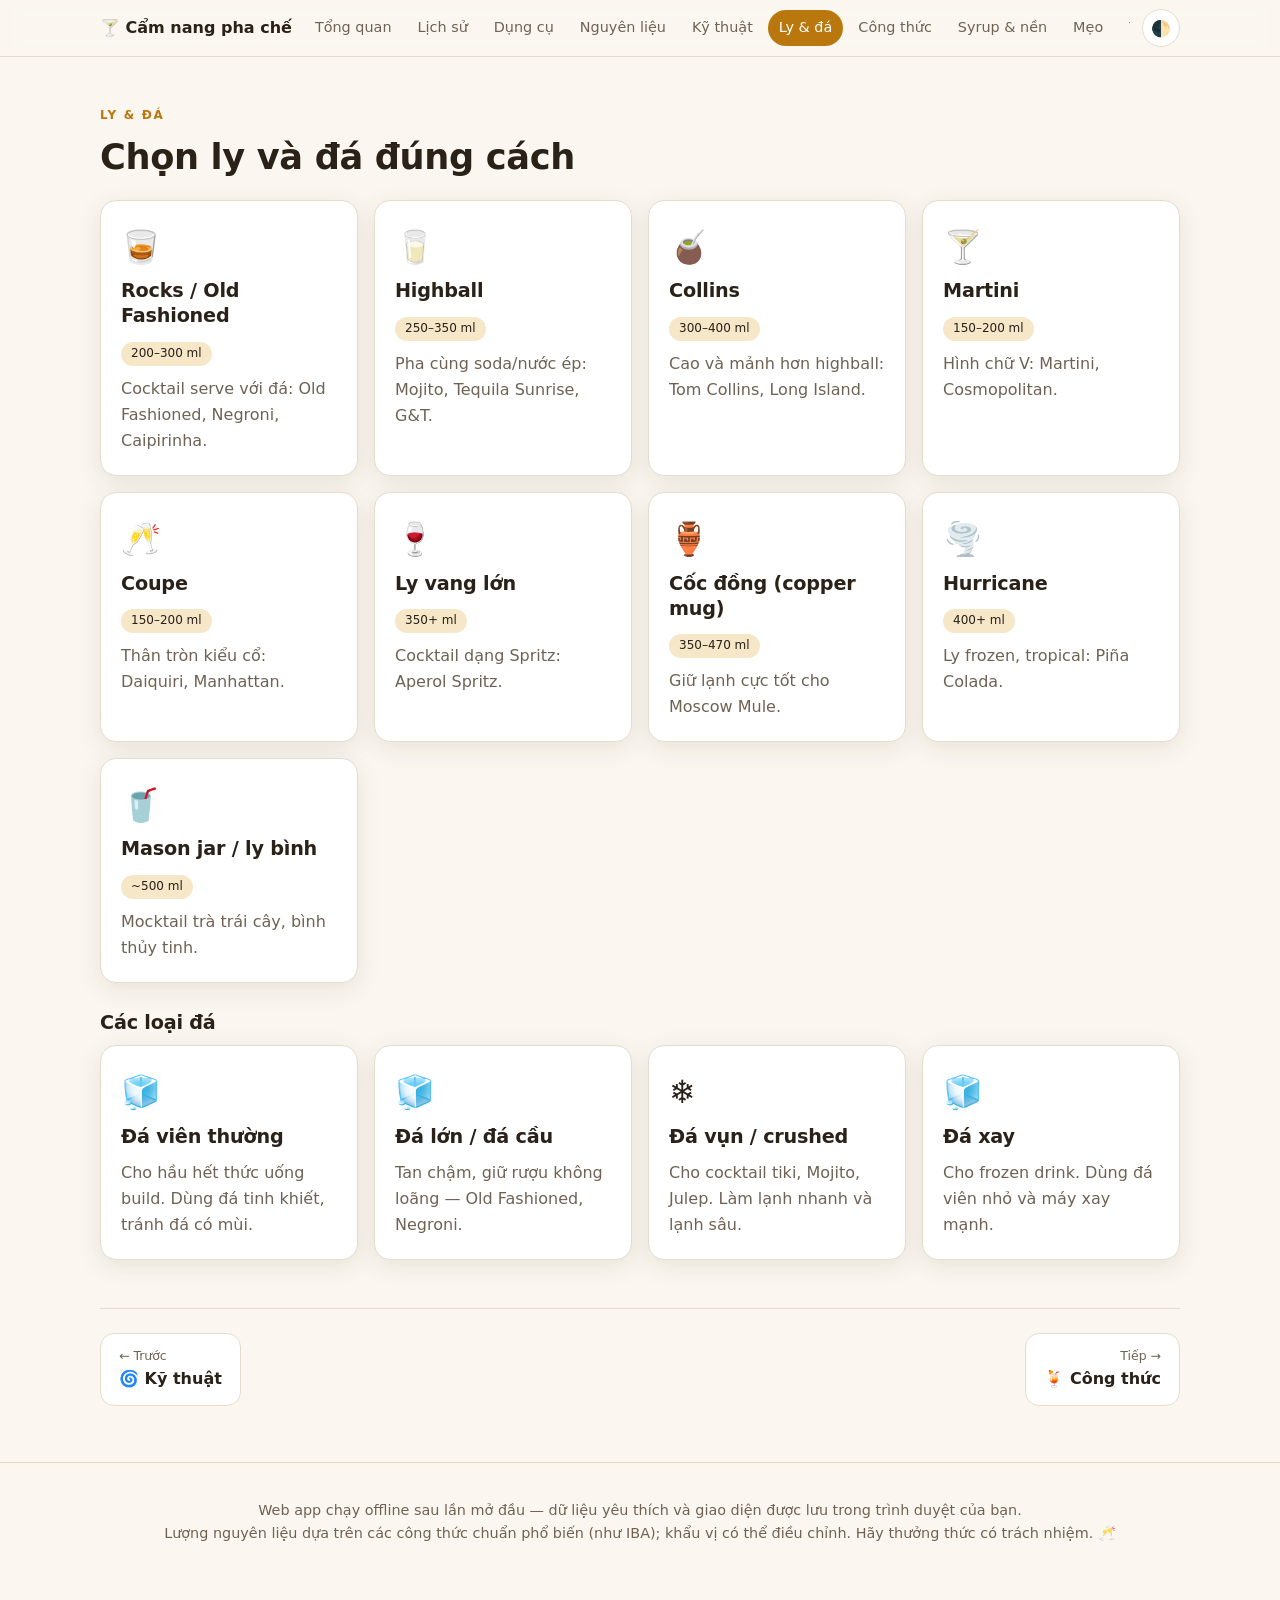
<file: ly-va-da.html>
<!DOCTYPE html>
<html lang="vi">
<head>
<meta charset="utf-8">
<meta name="viewport" content="width=device-width, initial-scale=1, viewport-fit=cover">
<title>Ly &amp; đá — Cẩm nang Cocktail &amp; Mocktail</title>
<meta name="description" content="Chọn ly và loại đá phù hợp cho từng thức uống.">
<link rel="stylesheet" href="assets/style.css">
<link rel="manifest" href="manifest.webmanifest">
<meta name="theme-color" content="#15110d">
<meta name="apple-mobile-web-app-capable" content="yes">
<meta name="mobile-web-app-capable" content="yes">
<meta name="apple-mobile-web-app-title" content="Pha chế">
<link rel="apple-touch-icon" href="assets/icons/icon-192.png">
<link rel="icon" href="assets/icons/icon.svg" type="image/svg+xml">
</head>
<body>
<nav class="top" aria-label="Điều hướng chính">
  <div class="wrap">
    <a class="brand" href="index.html">🍸<span> Cẩm nang pha chế</span></a>
    <div class="links">
      <a href="tong-quan.html">Tổng quan</a>
      <a href="lich-su.html">Lịch sử</a>
      <a href="dung-cu.html">Dụng cụ</a>
      <a href="nguyen-lieu.html">Nguyên liệu</a>
      <a href="ky-thuat.html">Kỹ thuật</a>
      <a href="ly-va-da.html" aria-current="page">Ly &amp; đá</a>
      <a href="cong-thuc.html">Công thức</a>
      <a href="syrup.html">Syrup &amp; nền</a>
      <a href="meo-pha-che.html">Mẹo</a>
      <a href="thuat-ngu.html">Thuật ngữ</a>
      <a href="uong-co-trach-nhiem.html">Uống có trách nhiệm</a>
    </div>
    <button class="iconbtn" id="themeBtn" title="Đổi giao diện sáng/tối" aria-label="Đổi giao diện sáng hoặc tối">🌓</button>
  </div>
</nav>
<main>
<section class="page">
  <div class="wrap">
<span class="eyebrow">Ly &amp; đá</span>
    <h2>Chọn ly và đá đúng cách</h2>
    <div class="grid g3" style="margin:20px 0 28px" id="glasses"></div>
    <h3>Các loại đá</h3>
    <div class="grid g3" id="ice"></div>
<div class="pager">
  <a href="ky-thuat.html"><small>← Trước</small>🌀 Kỹ thuật</a>
  <a class="next" href="cong-thuc.html"><small>Tiếp →</small>🍹 Công thức</a>
</div>
  </div>
</section>
</main>
<footer>
  <div class="wrap">Web app chạy offline sau lần mở đầu — dữ liệu yêu thích và giao diện được lưu trong trình duyệt của bạn.<br>
  Lượng nguyên liệu dựa trên các công thức chuẩn phổ biến (như IBA); khẩu vị có thể điều chỉnh. Hãy thưởng thức có trách nhiệm. 🥂</div>
</footer>
<script src="assets/data.js"></script>
<script src="assets/app.js"></script>
</body>
</html>
</file>
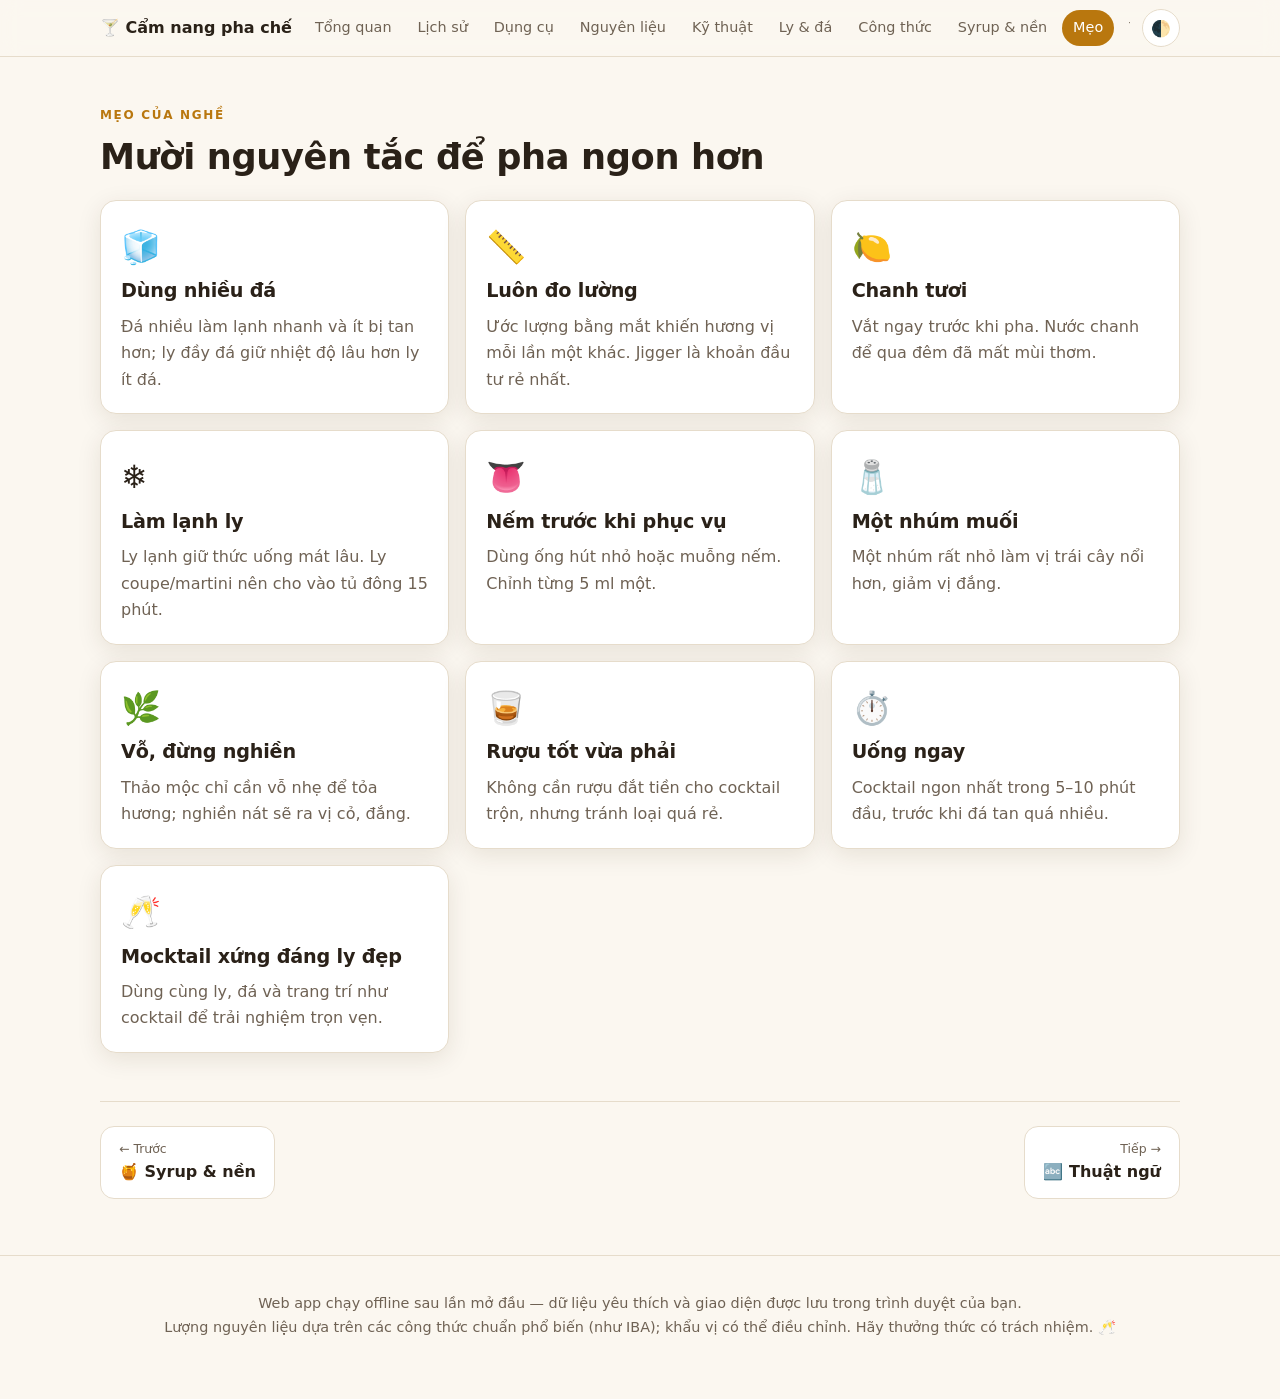
<file: meo-pha-che.html>
<!DOCTYPE html>
<html lang="vi">
<head>
<meta charset="utf-8">
<meta name="viewport" content="width=device-width, initial-scale=1, viewport-fit=cover">
<title>Mẹo — Cẩm nang Cocktail &amp; Mocktail</title>
<meta name="description" content="Mười nguyên tắc để thức uống ngon hơn.">
<link rel="stylesheet" href="assets/style.css">
<link rel="manifest" href="manifest.webmanifest">
<meta name="theme-color" content="#15110d">
<meta name="apple-mobile-web-app-capable" content="yes">
<meta name="mobile-web-app-capable" content="yes">
<meta name="apple-mobile-web-app-title" content="Pha chế">
<link rel="apple-touch-icon" href="assets/icons/icon-192.png">
<link rel="icon" href="assets/icons/icon.svg" type="image/svg+xml">
</head>
<body>
<nav class="top" aria-label="Điều hướng chính">
  <div class="wrap">
    <a class="brand" href="index.html">🍸<span> Cẩm nang pha chế</span></a>
    <div class="links">
      <a href="tong-quan.html">Tổng quan</a>
      <a href="lich-su.html">Lịch sử</a>
      <a href="dung-cu.html">Dụng cụ</a>
      <a href="nguyen-lieu.html">Nguyên liệu</a>
      <a href="ky-thuat.html">Kỹ thuật</a>
      <a href="ly-va-da.html">Ly &amp; đá</a>
      <a href="cong-thuc.html">Công thức</a>
      <a href="syrup.html">Syrup &amp; nền</a>
      <a href="meo-pha-che.html" aria-current="page">Mẹo</a>
      <a href="thuat-ngu.html">Thuật ngữ</a>
      <a href="uong-co-trach-nhiem.html">Uống có trách nhiệm</a>
    </div>
    <button class="iconbtn" id="themeBtn" title="Đổi giao diện sáng/tối" aria-label="Đổi giao diện sáng hoặc tối">🌓</button>
  </div>
</nav>
<main>
<section class="page">
  <div class="wrap">
<span class="eyebrow">Mẹo của nghề</span>
    <h2>Mười nguyên tắc để pha ngon hơn</h2>
    <div class="grid g2" style="margin-top:20px" id="tips"></div>
<div class="pager">
  <a href="syrup.html"><small>← Trước</small>🍯 Syrup &amp; nền</a>
  <a class="next" href="thuat-ngu.html"><small>Tiếp →</small>🔤 Thuật ngữ</a>
</div>
  </div>
</section>
</main>
<footer>
  <div class="wrap">Web app chạy offline sau lần mở đầu — dữ liệu yêu thích và giao diện được lưu trong trình duyệt của bạn.<br>
  Lượng nguyên liệu dựa trên các công thức chuẩn phổ biến (như IBA); khẩu vị có thể điều chỉnh. Hãy thưởng thức có trách nhiệm. 🥂</div>
</footer>
<script src="assets/data.js"></script>
<script src="assets/app.js"></script>
</body>
</html>
</file>
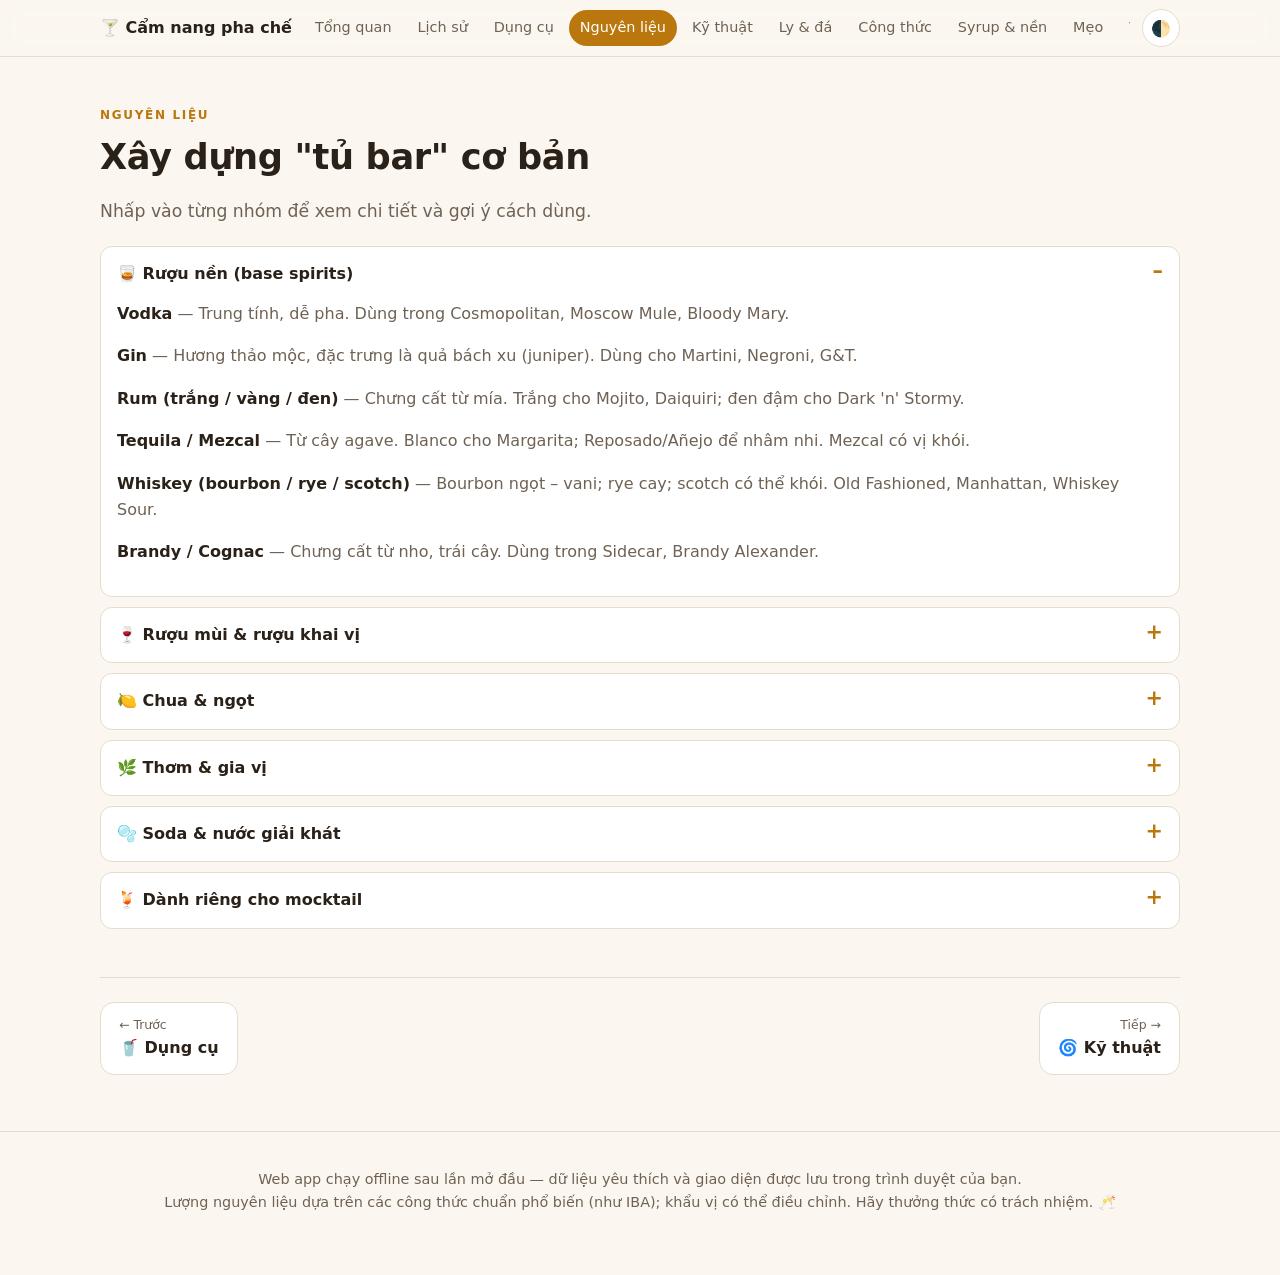
<file: nguyen-lieu.html>
<!DOCTYPE html>
<html lang="vi">
<head>
<meta charset="utf-8">
<meta name="viewport" content="width=device-width, initial-scale=1, viewport-fit=cover">
<title>Nguyên liệu — Cẩm nang Cocktail &amp; Mocktail</title>
<meta name="description" content="Rượu nền, rượu mùi, vị chua ngọt, thảo mộc và nguyên liệu cho mocktail.">
<link rel="stylesheet" href="assets/style.css">
<link rel="manifest" href="manifest.webmanifest">
<meta name="theme-color" content="#15110d">
<meta name="apple-mobile-web-app-capable" content="yes">
<meta name="mobile-web-app-capable" content="yes">
<meta name="apple-mobile-web-app-title" content="Pha chế">
<link rel="apple-touch-icon" href="assets/icons/icon-192.png">
<link rel="icon" href="assets/icons/icon.svg" type="image/svg+xml">
</head>
<body>
<nav class="top" aria-label="Điều hướng chính">
  <div class="wrap">
    <a class="brand" href="index.html">🍸<span> Cẩm nang pha chế</span></a>
    <div class="links">
      <a href="tong-quan.html">Tổng quan</a>
      <a href="lich-su.html">Lịch sử</a>
      <a href="dung-cu.html">Dụng cụ</a>
      <a href="nguyen-lieu.html" aria-current="page">Nguyên liệu</a>
      <a href="ky-thuat.html">Kỹ thuật</a>
      <a href="ly-va-da.html">Ly &amp; đá</a>
      <a href="cong-thuc.html">Công thức</a>
      <a href="syrup.html">Syrup &amp; nền</a>
      <a href="meo-pha-che.html">Mẹo</a>
      <a href="thuat-ngu.html">Thuật ngữ</a>
      <a href="uong-co-trach-nhiem.html">Uống có trách nhiệm</a>
    </div>
    <button class="iconbtn" id="themeBtn" title="Đổi giao diện sáng/tối" aria-label="Đổi giao diện sáng hoặc tối">🌓</button>
  </div>
</nav>
<main>
<section class="page">
  <div class="wrap">
<span class="eyebrow">Nguyên liệu</span>
    <h2>Xây dựng "tủ bar" cơ bản</h2>
    <p class="lead">Nhấp vào từng nhóm để xem chi tiết và gợi ý cách dùng.</p>
    <div style="margin-top:20px" id="ingredients"></div>
<div class="pager">
  <a href="dung-cu.html"><small>← Trước</small>🥤 Dụng cụ</a>
  <a class="next" href="ky-thuat.html"><small>Tiếp →</small>🌀 Kỹ thuật</a>
</div>
  </div>
</section>
</main>
<footer>
  <div class="wrap">Web app chạy offline sau lần mở đầu — dữ liệu yêu thích và giao diện được lưu trong trình duyệt của bạn.<br>
  Lượng nguyên liệu dựa trên các công thức chuẩn phổ biến (như IBA); khẩu vị có thể điều chỉnh. Hãy thưởng thức có trách nhiệm. 🥂</div>
</footer>
<script src="assets/data.js"></script>
<script src="assets/app.js"></script>
</body>
</html>
</file>
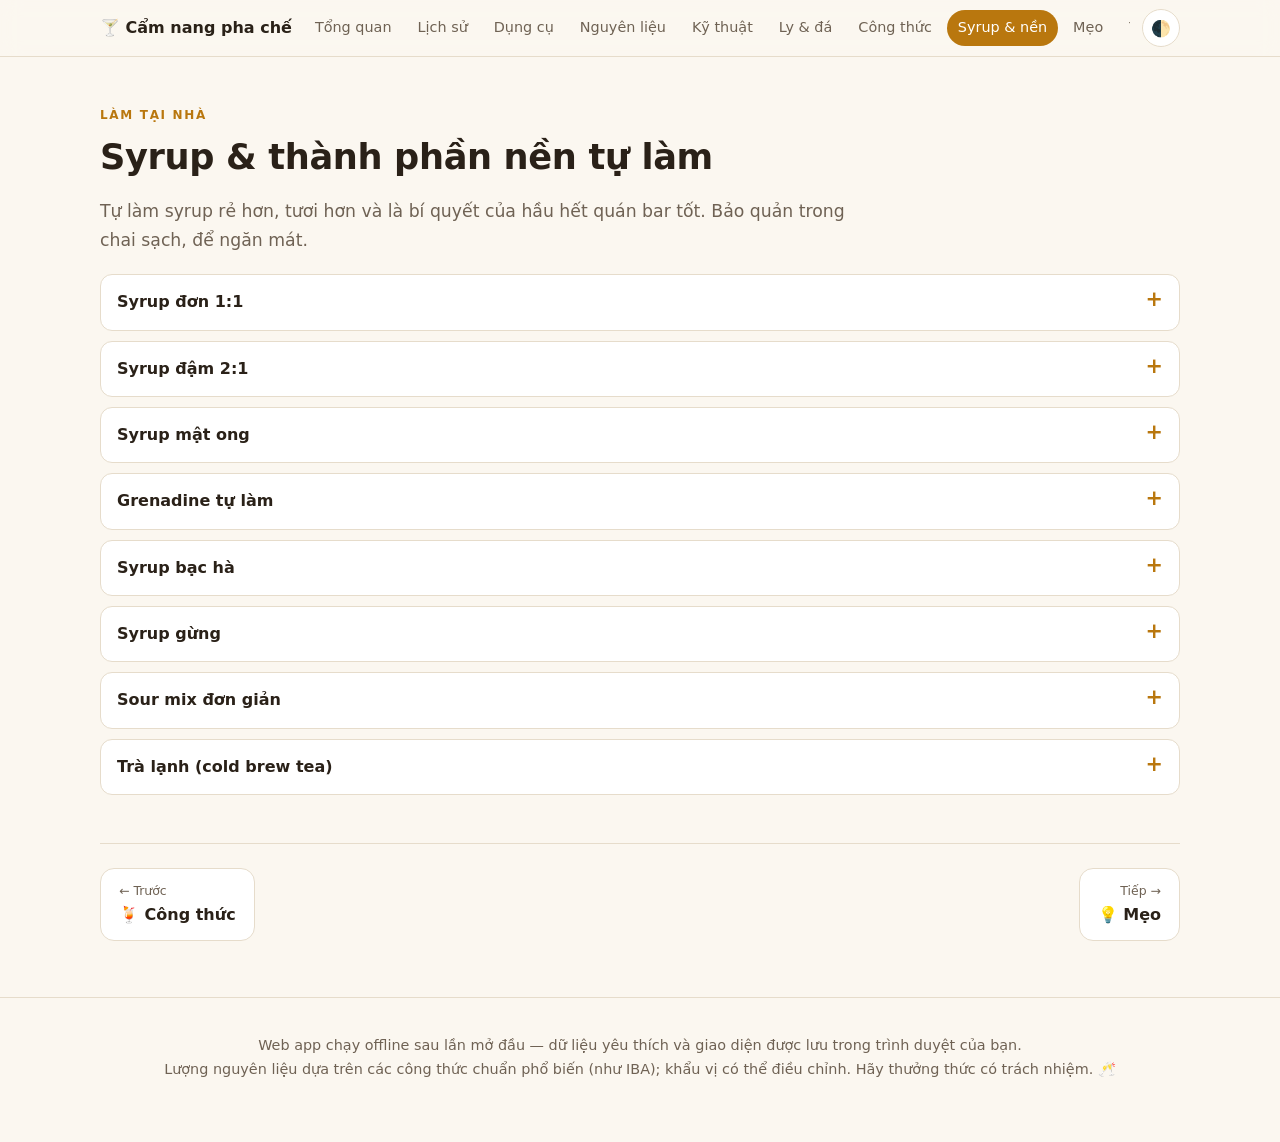
<file: syrup.html>
<!DOCTYPE html>
<html lang="vi">
<head>
<meta charset="utf-8">
<meta name="viewport" content="width=device-width, initial-scale=1, viewport-fit=cover">
<title>Syrup &amp; nền — Cẩm nang Cocktail &amp; Mocktail</title>
<meta name="description" content="Tự làm syrup, grenadine, trà lạnh và các thành phần nền.">
<link rel="stylesheet" href="assets/style.css">
<link rel="manifest" href="manifest.webmanifest">
<meta name="theme-color" content="#15110d">
<meta name="apple-mobile-web-app-capable" content="yes">
<meta name="mobile-web-app-capable" content="yes">
<meta name="apple-mobile-web-app-title" content="Pha chế">
<link rel="apple-touch-icon" href="assets/icons/icon-192.png">
<link rel="icon" href="assets/icons/icon.svg" type="image/svg+xml">
</head>
<body>
<nav class="top" aria-label="Điều hướng chính">
  <div class="wrap">
    <a class="brand" href="index.html">🍸<span> Cẩm nang pha chế</span></a>
    <div class="links">
      <a href="tong-quan.html">Tổng quan</a>
      <a href="lich-su.html">Lịch sử</a>
      <a href="dung-cu.html">Dụng cụ</a>
      <a href="nguyen-lieu.html">Nguyên liệu</a>
      <a href="ky-thuat.html">Kỹ thuật</a>
      <a href="ly-va-da.html">Ly &amp; đá</a>
      <a href="cong-thuc.html">Công thức</a>
      <a href="syrup.html" aria-current="page">Syrup &amp; nền</a>
      <a href="meo-pha-che.html">Mẹo</a>
      <a href="thuat-ngu.html">Thuật ngữ</a>
      <a href="uong-co-trach-nhiem.html">Uống có trách nhiệm</a>
    </div>
    <button class="iconbtn" id="themeBtn" title="Đổi giao diện sáng/tối" aria-label="Đổi giao diện sáng hoặc tối">🌓</button>
  </div>
</nav>
<main>
<section class="page">
  <div class="wrap">
<span class="eyebrow">Làm tại nhà</span>
    <h2>Syrup &amp; thành phần nền tự làm</h2>
    <p class="lead">Tự làm syrup rẻ hơn, tươi hơn và là bí quyết của hầu hết quán bar tốt. Bảo quản trong chai sạch, để ngăn mát.</p>
    <div style="margin-top:20px" id="basics"></div>
<div class="pager">
  <a href="cong-thuc.html"><small>← Trước</small>🍹 Công thức</a>
  <a class="next" href="meo-pha-che.html"><small>Tiếp →</small>💡 Mẹo</a>
</div>
  </div>
</section>
</main>
<footer>
  <div class="wrap">Web app chạy offline sau lần mở đầu — dữ liệu yêu thích và giao diện được lưu trong trình duyệt của bạn.<br>
  Lượng nguyên liệu dựa trên các công thức chuẩn phổ biến (như IBA); khẩu vị có thể điều chỉnh. Hãy thưởng thức có trách nhiệm. 🥂</div>
</footer>
<script src="assets/data.js"></script>
<script src="assets/app.js"></script>
</body>
</html>
</file>
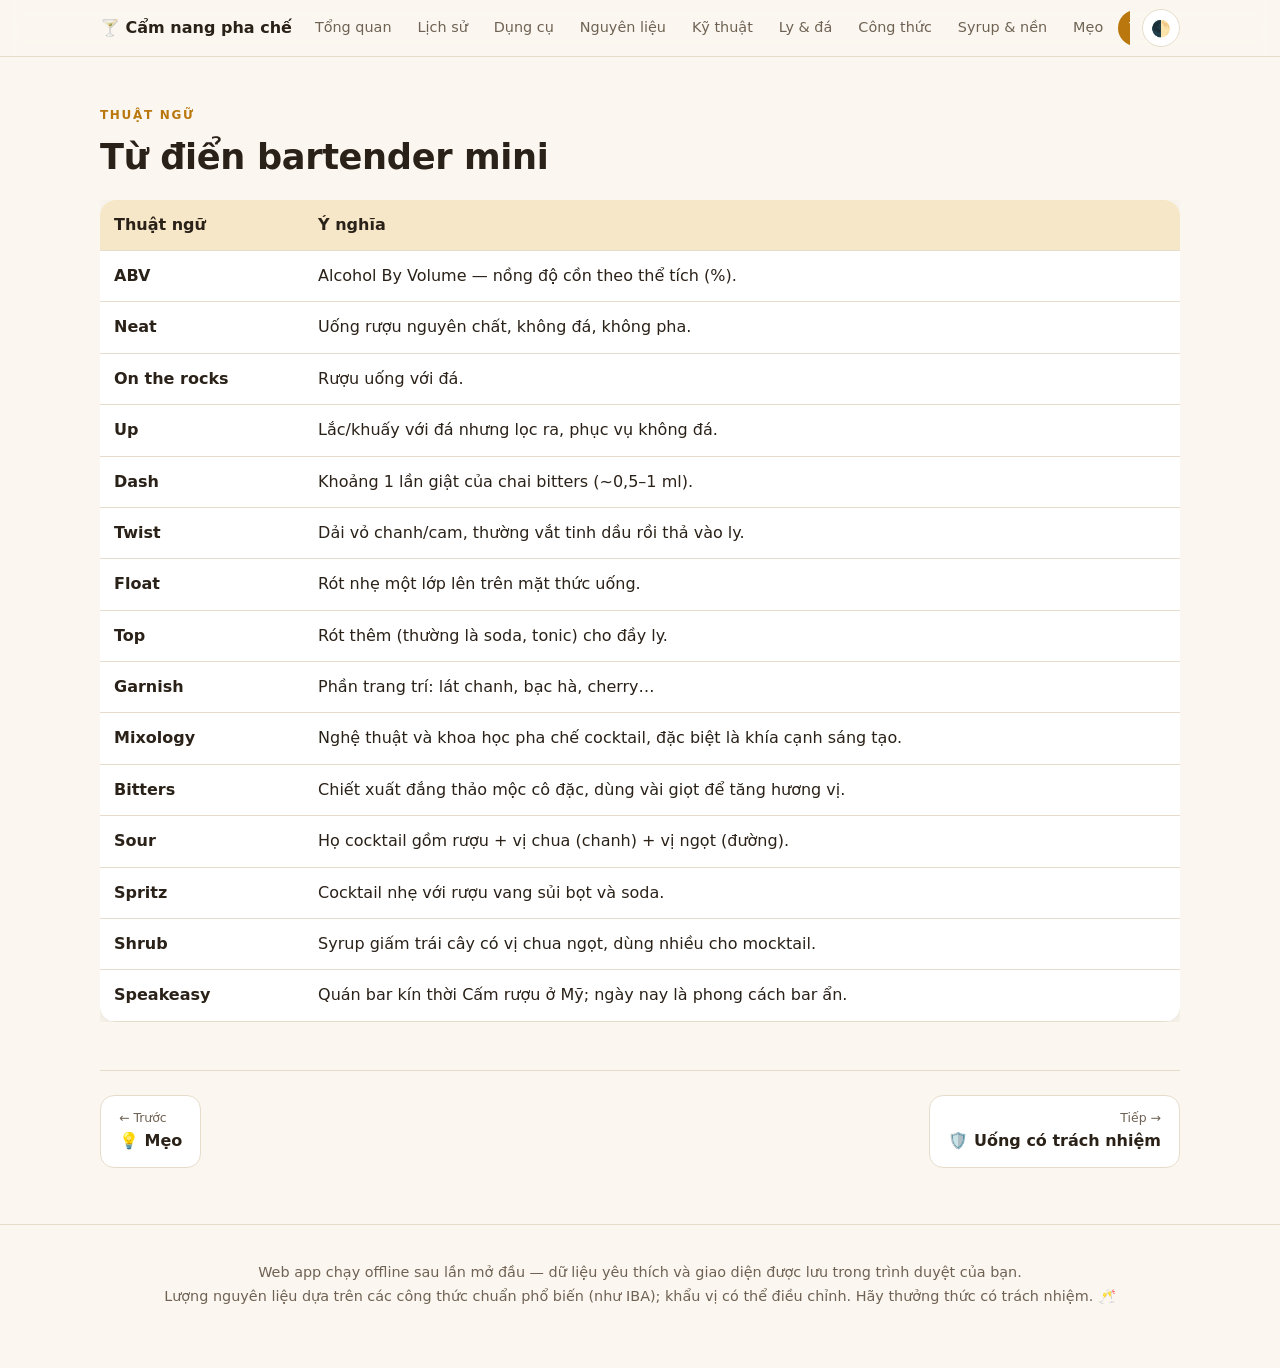
<file: thuat-ngu.html>
<!DOCTYPE html>
<html lang="vi">
<head>
<meta charset="utf-8">
<meta name="viewport" content="width=device-width, initial-scale=1, viewport-fit=cover">
<title>Thuật ngữ — Cẩm nang Cocktail &amp; Mocktail</title>
<meta name="description" content="Từ điển bartender mini.">
<link rel="stylesheet" href="assets/style.css">
<link rel="manifest" href="manifest.webmanifest">
<meta name="theme-color" content="#15110d">
<meta name="apple-mobile-web-app-capable" content="yes">
<meta name="mobile-web-app-capable" content="yes">
<meta name="apple-mobile-web-app-title" content="Pha chế">
<link rel="apple-touch-icon" href="assets/icons/icon-192.png">
<link rel="icon" href="assets/icons/icon.svg" type="image/svg+xml">
</head>
<body>
<nav class="top" aria-label="Điều hướng chính">
  <div class="wrap">
    <a class="brand" href="index.html">🍸<span> Cẩm nang pha chế</span></a>
    <div class="links">
      <a href="tong-quan.html">Tổng quan</a>
      <a href="lich-su.html">Lịch sử</a>
      <a href="dung-cu.html">Dụng cụ</a>
      <a href="nguyen-lieu.html">Nguyên liệu</a>
      <a href="ky-thuat.html">Kỹ thuật</a>
      <a href="ly-va-da.html">Ly &amp; đá</a>
      <a href="cong-thuc.html">Công thức</a>
      <a href="syrup.html">Syrup &amp; nền</a>
      <a href="meo-pha-che.html">Mẹo</a>
      <a href="thuat-ngu.html" aria-current="page">Thuật ngữ</a>
      <a href="uong-co-trach-nhiem.html">Uống có trách nhiệm</a>
    </div>
    <button class="iconbtn" id="themeBtn" title="Đổi giao diện sáng/tối" aria-label="Đổi giao diện sáng hoặc tối">🌓</button>
  </div>
</nav>
<main>
<section class="page">
  <div class="wrap">
<span class="eyebrow">Thuật ngữ</span>
    <h2>Từ điển bartender mini</h2>
    <div class="tablewrap" style="margin-top:20px"><table><thead><tr><th>Thuật ngữ</th><th>Ý nghĩa</th></tr></thead><tbody id="gloss"></tbody></table></div>
<div class="pager">
  <a href="meo-pha-che.html"><small>← Trước</small>💡 Mẹo</a>
  <a class="next" href="uong-co-trach-nhiem.html"><small>Tiếp →</small>🛡️ Uống có trách nhiệm</a>
</div>
  </div>
</section>
</main>
<footer>
  <div class="wrap">Web app chạy offline sau lần mở đầu — dữ liệu yêu thích và giao diện được lưu trong trình duyệt của bạn.<br>
  Lượng nguyên liệu dựa trên các công thức chuẩn phổ biến (như IBA); khẩu vị có thể điều chỉnh. Hãy thưởng thức có trách nhiệm. 🥂</div>
</footer>
<script src="assets/data.js"></script>
<script src="assets/app.js"></script>
</body>
</html>
</file>
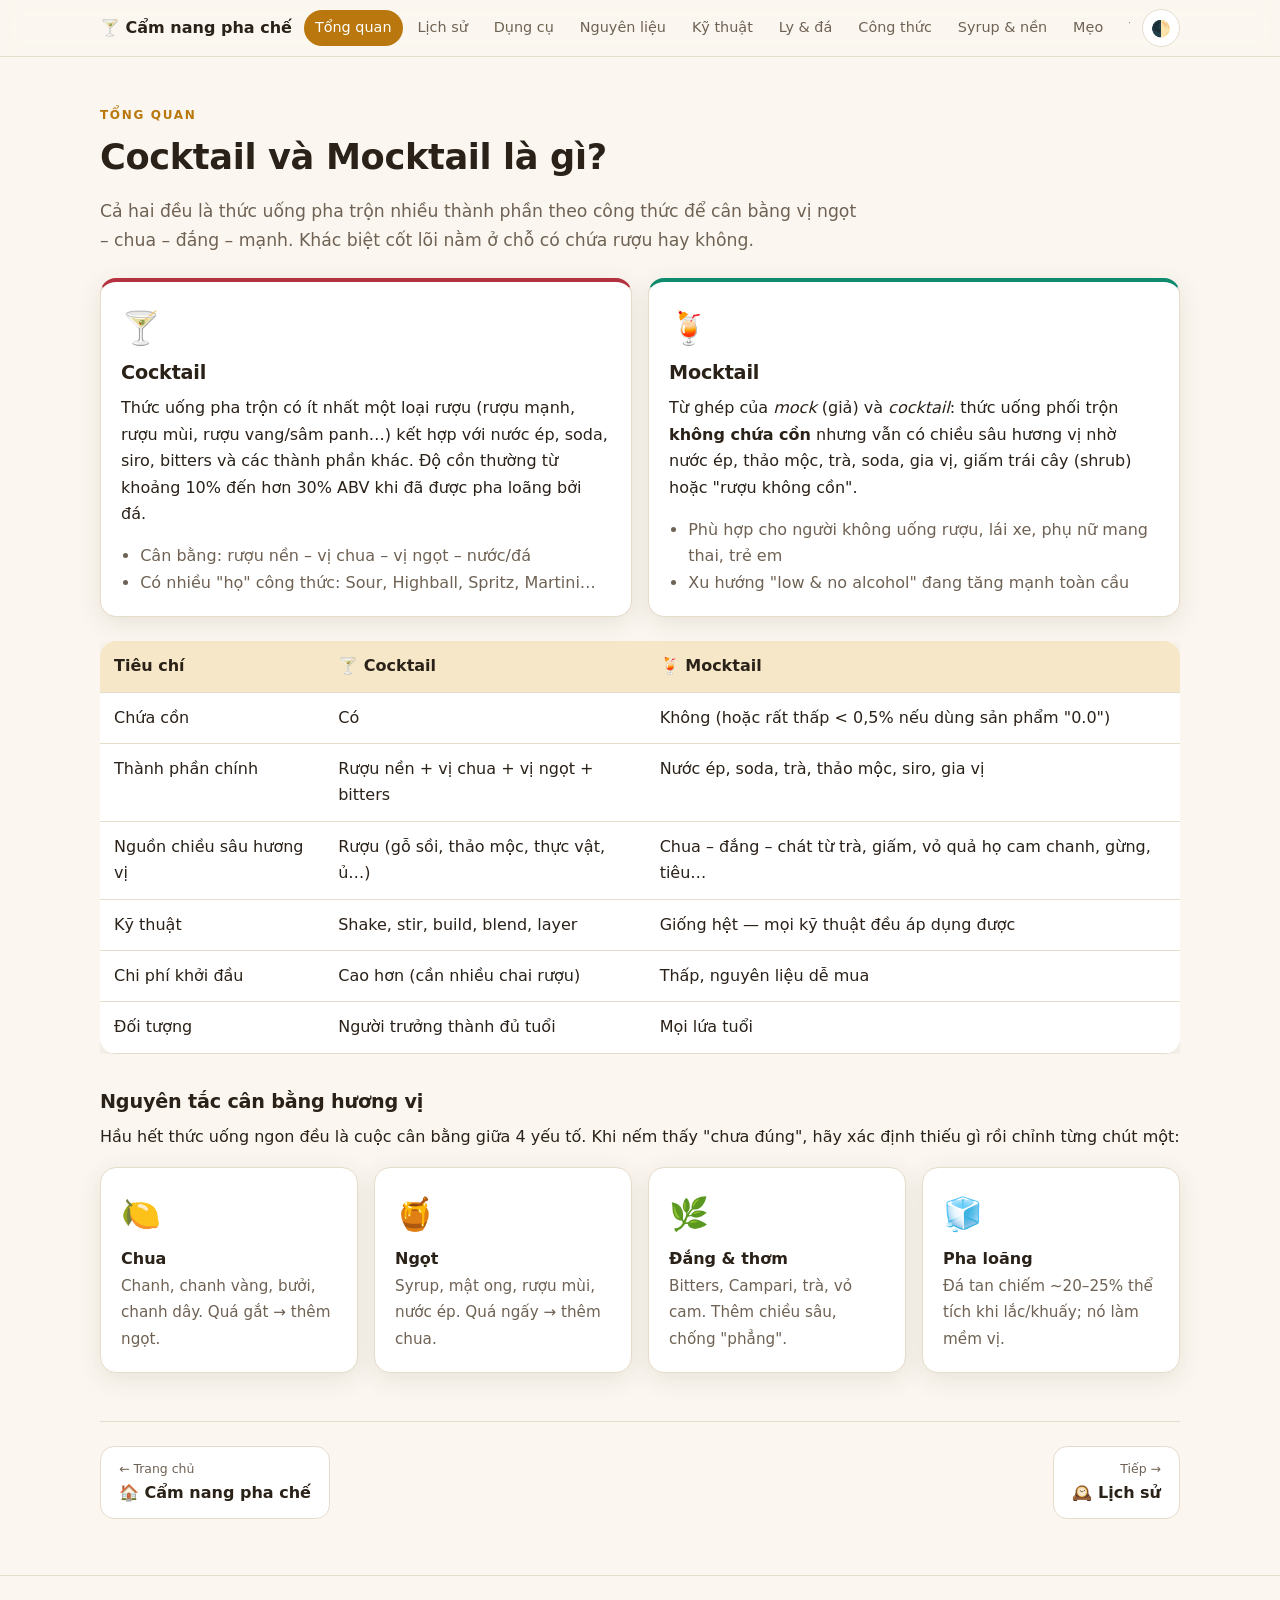
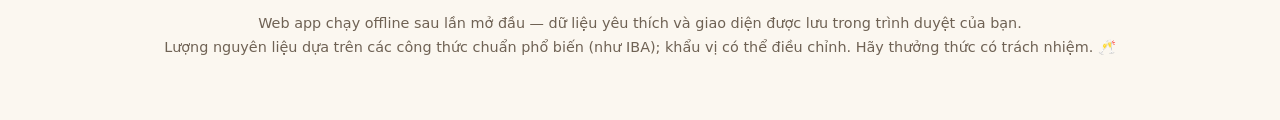
<file: tong-quan.html>
<!DOCTYPE html>
<html lang="vi">
<head>
<meta charset="utf-8">
<meta name="viewport" content="width=device-width, initial-scale=1, viewport-fit=cover">
<title>Tổng quan — Cẩm nang Cocktail &amp; Mocktail</title>
<meta name="description" content="Cocktail và mocktail là gì, khác nhau thế nào, nguyên tắc cân bằng hương vị.">
<link rel="stylesheet" href="assets/style.css">
<link rel="manifest" href="manifest.webmanifest">
<meta name="theme-color" content="#15110d">
<meta name="apple-mobile-web-app-capable" content="yes">
<meta name="mobile-web-app-capable" content="yes">
<meta name="apple-mobile-web-app-title" content="Pha chế">
<link rel="apple-touch-icon" href="assets/icons/icon-192.png">
<link rel="icon" href="assets/icons/icon.svg" type="image/svg+xml">
</head>
<body>
<nav class="top" aria-label="Điều hướng chính">
  <div class="wrap">
    <a class="brand" href="index.html">🍸<span> Cẩm nang pha chế</span></a>
    <div class="links">
      <a href="tong-quan.html" aria-current="page">Tổng quan</a>
      <a href="lich-su.html">Lịch sử</a>
      <a href="dung-cu.html">Dụng cụ</a>
      <a href="nguyen-lieu.html">Nguyên liệu</a>
      <a href="ky-thuat.html">Kỹ thuật</a>
      <a href="ly-va-da.html">Ly &amp; đá</a>
      <a href="cong-thuc.html">Công thức</a>
      <a href="syrup.html">Syrup &amp; nền</a>
      <a href="meo-pha-che.html">Mẹo</a>
      <a href="thuat-ngu.html">Thuật ngữ</a>
      <a href="uong-co-trach-nhiem.html">Uống có trách nhiệm</a>
    </div>
    <button class="iconbtn" id="themeBtn" title="Đổi giao diện sáng/tối" aria-label="Đổi giao diện sáng hoặc tối">🌓</button>
  </div>
</nav>
<main>
<section class="page">
  <div class="wrap">
<span class="eyebrow">Tổng quan</span>
    <h2>Cocktail và Mocktail là gì?</h2>
    <p class="lead">Cả hai đều là thức uống pha trộn nhiều thành phần theo công thức để cân bằng vị ngọt – chua – đắng – mạnh. Khác biệt cốt lõi nằm ở chỗ có chứa rượu hay không.</p>
    <div class="grid g2" style="margin:24px 0">
      <div class="box cock">
        <span class="ico">🍸</span>
        <h3>Cocktail</h3>
        <p>Thức uống pha trộn có ít nhất một loại rượu (rượu mạnh, rượu mùi, rượu vang/sâm panh…) kết hợp với nước ép, soda, siro, bitters và các thành phần khác. Độ cồn thường từ khoảng 10% đến hơn 30% ABV khi đã được pha loãng bởi đá.</p>
        <ul><li>Cân bằng: rượu nền – vị chua – vị ngọt – nước/đá</li><li>Có nhiều "họ" công thức: Sour, Highball, Spritz, Martini…</li></ul>
      </div>
      <div class="box mock">
        <span class="ico">🍹</span>
        <h3>Mocktail</h3>
        <p>Từ ghép của <i>mock</i> (giả) và <i>cocktail</i>: thức uống phối trộn <b>không chứa cồn</b> nhưng vẫn có chiều sâu hương vị nhờ nước ép, thảo mộc, trà, soda, gia vị, giấm trái cây (shrub) hoặc "rượu không cồn".</p>
        <ul><li>Phù hợp cho người không uống rượu, lái xe, phụ nữ mang thai, trẻ em</li><li>Xu hướng "low &amp; no alcohol" đang tăng mạnh toàn cầu</li></ul>
      </div>
    </div>
    <div class="tablewrap">
    <table>
      <thead><tr><th>Tiêu chí</th><th>🍸 Cocktail</th><th>🍹 Mocktail</th></tr></thead>
      <tbody>
        <tr><td>Chứa cồn</td><td>Có</td><td>Không (hoặc rất thấp &lt; 0,5% nếu dùng sản phẩm "0.0")</td></tr>
        <tr><td>Thành phần chính</td><td>Rượu nền + vị chua + vị ngọt + bitters</td><td>Nước ép, soda, trà, thảo mộc, siro, gia vị</td></tr>
        <tr><td>Nguồn chiều sâu hương vị</td><td>Rượu (gỗ sồi, thảo mộc, thực vật, ủ…)</td><td>Chua – đắng – chát từ trà, giấm, vỏ quả họ cam chanh, gừng, tiêu…</td></tr>
        <tr><td>Kỹ thuật</td><td>Shake, stir, build, blend, layer</td><td>Giống hệt — mọi kỹ thuật đều áp dụng được</td></tr>
        <tr><td>Chi phí khởi đầu</td><td>Cao hơn (cần nhiều chai rượu)</td><td>Thấp, nguyên liệu dễ mua</td></tr>
        <tr><td>Đối tượng</td><td>Người trưởng thành đủ tuổi</td><td>Mọi lứa tuổi</td></tr>
      </tbody>
    </table>
    </div>

    <h3 style="margin-top:36px">Nguyên tắc cân bằng hương vị</h3>
    <p>Hầu hết thức uống ngon đều là cuộc cân bằng giữa 4 yếu tố. Khi nếm thấy "chưa đúng", hãy xác định thiếu gì rồi chỉnh từng chút một:</p>
    <div class="grid g4">
      <div class="box"><span class="ico">🍋</span><b>Chua</b><br><span class="lead" style="font-size:.95rem">Chanh, chanh vàng, bưởi, chanh dây. Quá gắt → thêm ngọt.</span></div>
      <div class="box"><span class="ico">🍯</span><b>Ngọt</b><br><span class="lead" style="font-size:.95rem">Syrup, mật ong, rượu mùi, nước ép. Quá ngấy → thêm chua.</span></div>
      <div class="box"><span class="ico">🌿</span><b>Đắng &amp; thơm</b><br><span class="lead" style="font-size:.95rem">Bitters, Campari, trà, vỏ cam. Thêm chiều sâu, chống "phẳng".</span></div>
      <div class="box"><span class="ico">🧊</span><b>Pha loãng</b><br><span class="lead" style="font-size:.95rem">Đá tan chiếm ~20–25% thể tích khi lắc/khuấy; nó làm mềm vị.</span></div>
    </div>
<div class="pager">
  <a href="index.html"><small>← Trang chủ</small>🏠 Cẩm nang pha chế</a>
  <a class="next" href="lich-su.html"><small>Tiếp →</small>🕰️ Lịch sử</a>
</div>
  </div>
</section>
</main>
<footer>
  <div class="wrap">Web app chạy offline sau lần mở đầu — dữ liệu yêu thích và giao diện được lưu trong trình duyệt của bạn.<br>
  Lượng nguyên liệu dựa trên các công thức chuẩn phổ biến (như IBA); khẩu vị có thể điều chỉnh. Hãy thưởng thức có trách nhiệm. 🥂</div>
</footer>
<script src="assets/data.js"></script>
<script src="assets/app.js"></script>
</body>
</html>
</file>
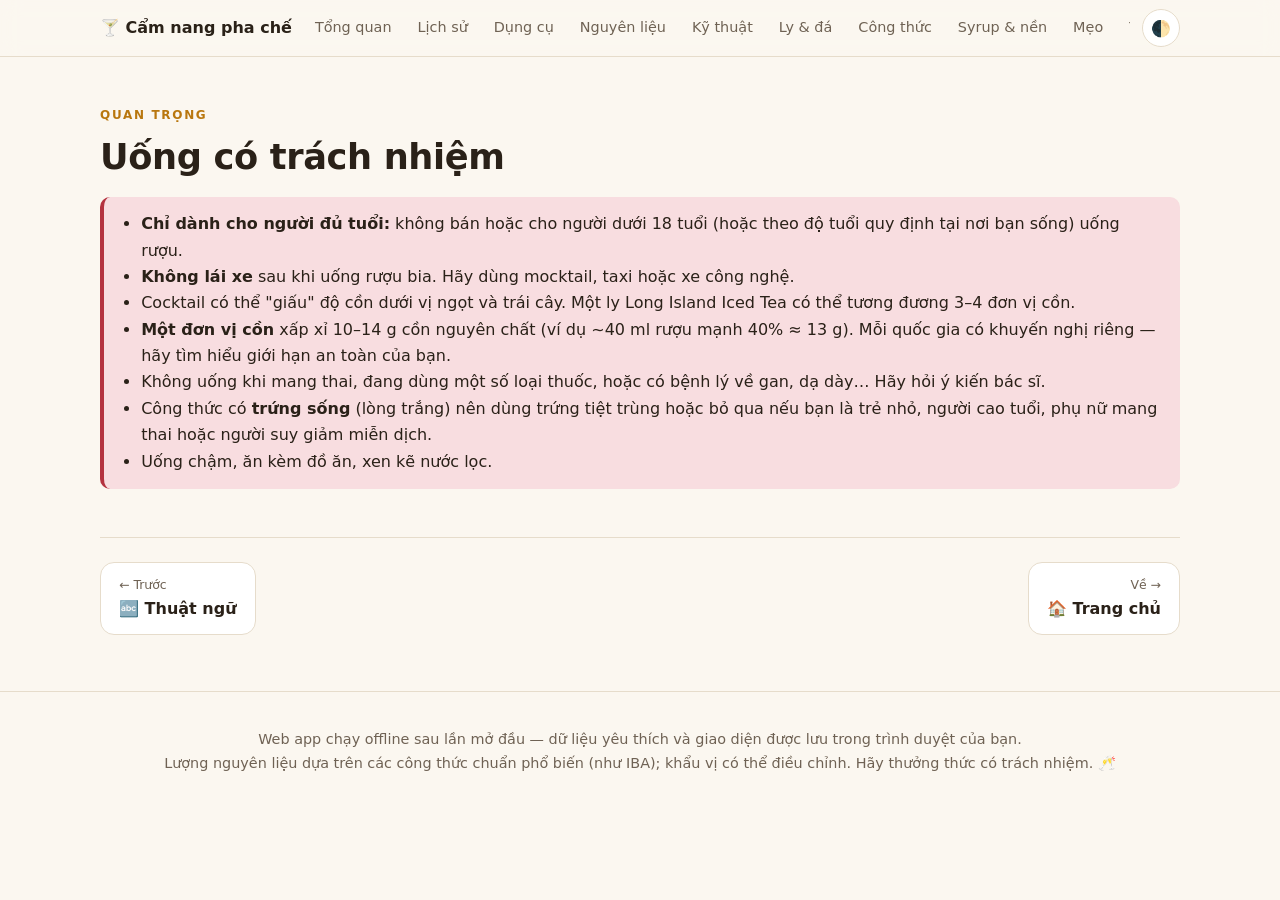
<file: uong-co-trach-nhiem.html>
<!DOCTYPE html>
<html lang="vi">
<head>
<meta charset="utf-8">
<meta name="viewport" content="width=device-width, initial-scale=1, viewport-fit=cover">
<title>Uống có trách nhiệm — Cẩm nang Cocktail &amp; Mocktail</title>
<meta name="description" content="Lưu ý về độ tuổi, lái xe, độ cồn và an toàn.">
<link rel="stylesheet" href="assets/style.css">
<link rel="manifest" href="manifest.webmanifest">
<meta name="theme-color" content="#15110d">
<meta name="apple-mobile-web-app-capable" content="yes">
<meta name="mobile-web-app-capable" content="yes">
<meta name="apple-mobile-web-app-title" content="Pha chế">
<link rel="apple-touch-icon" href="assets/icons/icon-192.png">
<link rel="icon" href="assets/icons/icon.svg" type="image/svg+xml">
</head>
<body>
<nav class="top" aria-label="Điều hướng chính">
  <div class="wrap">
    <a class="brand" href="index.html">🍸<span> Cẩm nang pha chế</span></a>
    <div class="links">
      <a href="tong-quan.html">Tổng quan</a>
      <a href="lich-su.html">Lịch sử</a>
      <a href="dung-cu.html">Dụng cụ</a>
      <a href="nguyen-lieu.html">Nguyên liệu</a>
      <a href="ky-thuat.html">Kỹ thuật</a>
      <a href="ly-va-da.html">Ly &amp; đá</a>
      <a href="cong-thuc.html">Công thức</a>
      <a href="syrup.html">Syrup &amp; nền</a>
      <a href="meo-pha-che.html">Mẹo</a>
      <a href="thuat-ngu.html">Thuật ngữ</a>
      <a href="uong-co-trach-nhiem.html" aria-current="page">Uống có trách nhiệm</a>
    </div>
    <button class="iconbtn" id="themeBtn" title="Đổi giao diện sáng/tối" aria-label="Đổi giao diện sáng hoặc tối">🌓</button>
  </div>
</nav>
<main>
<section class="page">
  <div class="wrap">
<span class="eyebrow">Quan trọng</span>
    <h2>Uống có trách nhiệm</h2>
    <div class="warn">
      <ul style="margin:0;padding-left:1.2em">
        <li><b>Chỉ dành cho người đủ tuổi:</b> không bán hoặc cho người dưới 18 tuổi (hoặc theo độ tuổi quy định tại nơi bạn sống) uống rượu.</li>
        <li><b>Không lái xe</b> sau khi uống rượu bia. Hãy dùng mocktail, taxi hoặc xe công nghệ.</li>
        <li>Cocktail có thể "giấu" độ cồn dưới vị ngọt và trái cây. Một ly Long Island Iced Tea có thể tương đương 3–4 đơn vị cồn.</li>
        <li><b>Một đơn vị cồn</b> xấp xỉ 10–14 g cồn nguyên chất (ví dụ ~40 ml rượu mạnh 40% ≈ 13 g). Mỗi quốc gia có khuyến nghị riêng — hãy tìm hiểu giới hạn an toàn của bạn.</li>
        <li>Không uống khi mang thai, đang dùng một số loại thuốc, hoặc có bệnh lý về gan, dạ dày… Hãy hỏi ý kiến bác sĩ.</li>
        <li>Công thức có <b>trứng sống</b> (lòng trắng) nên dùng trứng tiệt trùng hoặc bỏ qua nếu bạn là trẻ nhỏ, người cao tuổi, phụ nữ mang thai hoặc người suy giảm miễn dịch.</li>
        <li>Uống chậm, ăn kèm đồ ăn, xen kẽ nước lọc.</li>
      </ul>
    </div>
<div class="pager">
  <a href="thuat-ngu.html"><small>← Trước</small>🔤 Thuật ngữ</a>
  <a class="next" href="index.html"><small>Về →</small>🏠 Trang chủ</a>
</div>
  </div>
</section>
</main>
<footer>
  <div class="wrap">Web app chạy offline sau lần mở đầu — dữ liệu yêu thích và giao diện được lưu trong trình duyệt của bạn.<br>
  Lượng nguyên liệu dựa trên các công thức chuẩn phổ biến (như IBA); khẩu vị có thể điều chỉnh. Hãy thưởng thức có trách nhiệm. 🥂</div>
</footer>
<script src="assets/data.js"></script>
<script src="assets/app.js"></script>
</body>
</html>
</file>
<file: assets/style.css>
:root{
  --bg:#fbf7f0; --bg2:#f3ece0; --card:#ffffff; --ink:#2a2118; --muted:#6f6254; --line:#e6dccb;
  --gold:#b9770e; --gold-soft:#f6e7c8; --mock:#0f8a6d; --mock-soft:#d5f0e7; --cock:#b4323f; --cock-soft:#f8dde0;
  --shadow:0 6px 24px rgba(60,40,10,.10); --radius:16px;
  --sans:"Segoe UI","Be Vietnam Pro","SF Pro Text",system-ui,-apple-system,Roboto,"Helvetica Neue",Arial,"Noto Sans",sans-serif;
  --serif:var(--sans);
}
@media (prefers-color-scheme:dark){
  :root:not([data-theme="light"]){
    --bg:#15110d; --bg2:#1d1712; --card:#241d16; --ink:#f1e8da; --muted:#b3a490; --line:#3a2f24;
    --gold:#e8b04a; --gold-soft:#3b2d14; --mock:#4cc9a6; --mock-soft:#12372e; --cock:#ff7b86; --cock-soft:#43191e;
    --shadow:0 6px 24px rgba(0,0,0,.45);
  }
}
:root[data-theme="dark"]{
  --bg:#15110d; --bg2:#1d1712; --card:#241d16; --ink:#f1e8da; --muted:#b3a490; --line:#3a2f24;
  --gold:#e8b04a; --gold-soft:#3b2d14; --mock:#4cc9a6; --mock-soft:#12372e; --cock:#ff7b86; --cock-soft:#43191e;
  --shadow:0 6px 24px rgba(0,0,0,.45);
}
*{box-sizing:border-box}
html{scroll-behavior:smooth;scroll-padding-top:70px}
body{margin:0;text-rendering:optimizeLegibility;background:var(--bg);color:var(--ink);font-family:var(--sans);line-height:1.65;-webkit-text-size-adjust:100%}
h1,h2,h3,h4{font-family:var(--sans);font-weight:700;line-height:1.3;margin:0 0 .5em;letter-spacing:-.01em}
h2{font-size:clamp(1.6rem,3.4vw,2.2rem)}
h3{font-size:1.2rem}
p{margin:0 0 1em}
a{color:var(--gold)}
.wrap{max-width:1120px;margin:0 auto;padding:0 20px}
section{padding:56px 0;border-top:1px solid var(--line)}
section.alt{background:var(--bg2)}
.eyebrow{display:inline-block;font-size:.75rem;letter-spacing:.14em;text-transform:uppercase;color:var(--gold);font-weight:700;margin-bottom:8px}
.lead{color:var(--muted);font-size:1.08rem;max-width:760px}

/* nav */
nav.top{position:sticky;top:0;z-index:30;background:color-mix(in srgb,var(--bg) 88%,transparent);backdrop-filter:blur(10px);border-bottom:1px solid var(--line)}
nav.top .wrap{display:flex;align-items:center;gap:12px;height:56px}
nav.top .brand{font-weight:700;white-space:nowrap;text-decoration:none;color:var(--ink)}
nav.top .links{display:flex;gap:4px;overflow-x:auto;flex:1;scrollbar-width:none}
nav.top .links::-webkit-scrollbar{display:none}
nav.top .links a{padding:6px 11px;border-radius:99px;text-decoration:none;color:var(--muted);font-size:.9rem;white-space:nowrap}
nav.top .links a:hover{background:var(--gold-soft);color:var(--ink)}
.iconbtn{border:1px solid var(--line);background:var(--card);color:var(--ink);border-radius:99px;width:38px;height:38px;cursor:pointer;font-size:1rem}

/* hero */
.hero{padding:72px 0 56px;background:
  radial-gradient(900px 400px at 85% -10%,rgba(185,119,14,.22),transparent 60%),
  radial-gradient(700px 360px at 5% 110%,rgba(15,138,109,.18),transparent 60%),var(--bg)}
.hero h1{font-size:clamp(2.3rem,6vw,4rem);margin-bottom:.3em}
.hero h1 .a{color:var(--cock)} .hero h1 .b{color:var(--mock)}
.hero p{font-size:1.15rem;color:var(--muted);max-width:640px}
.cta{display:flex;flex-wrap:wrap;gap:12px;margin:24px 0 32px}
.btn{display:inline-block;padding:12px 22px;border-radius:99px;background:var(--gold);color:#fff;text-decoration:none;font-weight:600;border:0;cursor:pointer;font-size:1rem}
.btn.ghost{background:transparent;color:var(--ink);border:1px solid var(--line)}
.stats{display:flex;flex-wrap:wrap;gap:12px}
.stat{background:var(--card);border:1px solid var(--line);border-radius:14px;padding:12px 18px;min-width:120px}
.stat b{display:block;font-size:1.7rem;color:var(--gold)}
.stat span{font-size:.85rem;color:var(--muted)}

/* grids/cards */
.grid{display:grid;gap:16px}
.g2{grid-template-columns:repeat(auto-fit,minmax(300px,1fr))}
.g3{grid-template-columns:repeat(auto-fit,minmax(240px,1fr))}
.g4{grid-template-columns:repeat(auto-fit,minmax(200px,1fr))}
.box{background:var(--card);border:1px solid var(--line);border-radius:var(--radius);padding:20px;box-shadow:var(--shadow)}
.box .ico{font-size:2rem;display:block;margin-bottom:6px}
.box.cock{border-top:4px solid var(--cock)} .box.mock{border-top:4px solid var(--mock)}
.box ul{margin:.4em 0 0;padding-left:1.2em;color:var(--muted)}
.tag{display:inline-block;font-size:.75rem;padding:2px 10px;border-radius:99px;background:var(--gold-soft);color:var(--ink);margin:2px 4px 2px 0}
.tag.c{background:var(--cock-soft)} .tag.m{background:var(--mock-soft)}

table{width:100%;border-collapse:collapse;background:var(--card);border-radius:var(--radius);overflow:hidden;box-shadow:var(--shadow)}
th,td{padding:12px 14px;text-align:left;border-bottom:1px solid var(--line);vertical-align:top}
th{background:var(--gold-soft)}
.tablewrap{overflow-x:auto}

/* timeline */
.timeline{position:relative;margin:24px 0 0;padding-left:28px;border-left:2px solid var(--gold)}
.timeline .it{position:relative;margin-bottom:22px}
.timeline .it::before{content:"";position:absolute;left:-36px;top:6px;width:14px;height:14px;border-radius:50%;background:var(--gold);border:3px solid var(--bg)}
.timeline .yr{font-weight:700;color:var(--gold)}

/* accordions */
details{background:var(--card);border:1px solid var(--line);border-radius:12px;margin-bottom:10px;padding:0 16px}
details summary{cursor:pointer;padding:14px 0;font-weight:600;list-style:none;display:flex;justify-content:space-between;gap:10px}
details summary::after{content:"+";color:var(--gold);font-size:1.3rem;line-height:1}
details[open] summary::after{content:"–"}
details .in{padding:0 0 14px;color:var(--muted)}

/* recipes toolbar */
.toolbar{position:sticky;top:56px;z-index:20;background:var(--bg);padding:14px 0;margin-bottom:12px;border-bottom:1px solid var(--line)}
.search{width:100%;padding:12px 16px;border-radius:99px;border:1px solid var(--line);background:var(--card);color:var(--ink);font-size:1rem}
.search:focus,.chip:focus-visible,.btn:focus-visible,.iconbtn:focus-visible,.rc:focus-visible{outline:3px solid var(--gold);outline-offset:2px}
.filters{display:flex;flex-wrap:wrap;gap:8px 18px;margin-top:12px;align-items:center}
.fgroup{display:flex;flex-wrap:wrap;gap:6px;align-items:center}
.fgroup>label{font-size:.78rem;text-transform:uppercase;letter-spacing:.08em;color:var(--muted);margin-right:2px}
.chip{border:1px solid var(--line);background:var(--card);color:var(--ink);padding:5px 13px;border-radius:99px;cursor:pointer;font-size:.88rem}
.chip[aria-pressed="true"]{background:var(--gold);color:#fff;border-color:var(--gold)}
.count{color:var(--muted);font-size:.9rem;margin:6px 0 0}

/* recipe cards */
.rgrid{display:grid;gap:18px;grid-template-columns:repeat(auto-fill,minmax(250px,1fr))}
.rc{position:relative;text-align:left;background:var(--card);border:1px solid var(--line);border-radius:var(--radius);overflow:hidden;cursor:pointer;padding:0;color:inherit;font:inherit;box-shadow:var(--shadow);transition:transform .15s}
.rc:hover{transform:translateY(-3px)}
.rc .top{height:110px;display:flex;align-items:center;justify-content:center;font-size:3.4rem;
  background:linear-gradient(135deg,hsl(var(--h) 75% 62% / .35),hsl(calc(var(--h) + 40) 70% 55% / .22))}
.rc .body{padding:14px 16px 16px}
.rc h3{margin:0 0 4px;font-size:1.15rem}
.rc p{margin:6px 0 10px;color:var(--muted);font-size:.9rem}
.badge{position:absolute;top:10px;left:10px;font-size:.72rem;font-weight:700;padding:3px 10px;border-radius:99px;color:#fff}
.badge.cocktail{background:var(--cock)} .badge.mocktail{background:var(--mock)}
.fav{position:absolute;top:8px;right:8px;width:34px;height:34px;border-radius:50%;border:0;background:rgba(255,255,255,.85);cursor:pointer;font-size:1.05rem;color:#999;z-index:2}
.fav.on{color:#e0245e}
.dots{letter-spacing:2px;color:var(--gold);font-size:.85rem}
.dots i{font-style:normal;opacity:.25}
.empty{padding:40px;text-align:center;color:var(--muted);grid-column:1/-1}

/* modal */
dialog{border:0;border-radius:20px;padding:0;width:min(780px,94vw);max-height:92vh;background:var(--card);color:var(--ink);box-shadow:0 20px 70px rgba(0,0,0,.45)}
dialog::backdrop{background:rgba(10,6,2,.6);backdrop-filter:blur(3px)}
.mhead{padding:26px 26px 18px;background:linear-gradient(135deg,hsl(var(--h) 75% 62% / .38),hsl(calc(var(--h) + 40) 70% 55% / .2));position:relative}
.mhead .big{font-size:3rem}
.mhead h2{margin:0 0 6px}
.mclose{position:absolute;top:12px;right:12px}
.mbody{padding:20px 26px 28px;overflow:auto;max-height:calc(92vh - 150px)}
.meta{display:grid;grid-template-columns:repeat(auto-fit,minmax(140px,1fr));gap:10px;margin:0 0 18px}
.meta div{background:var(--bg2);border-radius:10px;padding:8px 12px;font-size:.9rem}
.meta small{display:block;color:var(--muted);font-size:.72rem;text-transform:uppercase;letter-spacing:.08em}
.ing{list-style:none;margin:0;padding:0}
.ing li{display:flex;justify-content:space-between;gap:12px;padding:8px 0;border-bottom:1px dashed var(--line)}
.ing li b{white-space:nowrap;color:var(--gold)}
.ing .note{color:var(--muted);font-size:.85rem}
.ctrl{display:flex;flex-wrap:wrap;gap:14px;align-items:center;margin:10px 0 6px}
.stepper{display:inline-flex;align-items:center;gap:8px}
.stepper button{width:30px;height:30px;border-radius:50%;border:1px solid var(--line);background:var(--card);color:var(--ink);cursor:pointer;font-size:1.1rem}
ol.steps{padding-left:1.3em} ol.steps li{margin-bottom:.6em}
.tip{background:var(--gold-soft);border-radius:12px;padding:12px 16px;margin-top:16px}
.pair{margin-top:14px}
.warn{background:var(--cock-soft);border-left:4px solid var(--cock);padding:14px 18px;border-radius:10px}

footer{padding:36px 0 60px;color:var(--muted);font-size:.9rem;text-align:center;border-top:1px solid var(--line)}
code{background:var(--bg2);padding:1px 6px;border-radius:6px}
@media (max-width:600px){ .mhead,.mbody{padding-left:18px;padding-right:18px} nav.top .brand span{display:none} }
@media print{ nav.top,.toolbar,.fav,.cta{display:none} section{padding:24px 0} }

/* ---- nhiều trang ---- */
nav.top .links a[aria-current="page"]{background:var(--gold);color:#fff}
section.page{padding:44px 0 56px;border-top:0;min-height:60vh}
.pager{display:flex;justify-content:space-between;gap:12px;margin-top:48px;padding-top:24px;border-top:1px solid var(--line)}
.pager a{display:block;padding:12px 18px;border:1px solid var(--line);border-radius:14px;background:var(--card);text-decoration:none;color:var(--ink);font-weight:600;max-width:48%}
.pager a.next{text-align:right;margin-left:auto}
.pager a:hover{border-color:var(--gold)}
.pager small{display:block;color:var(--muted);font-weight:400;font-size:.78rem}
.hub{text-decoration:none;color:inherit;display:block;transition:transform .15s,border-color .15s}
.hub:hover{transform:translateY(-3px);border-color:var(--gold)}
.hub p{color:var(--muted);margin:0 0 10px;font-size:.95rem}
.hub .go{color:var(--gold);font-weight:600;font-size:.9rem}
.hub.hot{background:linear-gradient(135deg,var(--gold-soft),var(--card))}
.toolbar{top:56px}

/* ---- bộ lọc mở rộng ---- */
.toolbar{position:static;border-bottom:0}
.filters{gap:10px 22px}
.fgroup{max-width:100%}
.badge.iba{left:auto;right:50px;background:var(--gold);color:#fff}
.tag.iba{background:var(--gold);color:#fff}
.more{text-align:center;margin-top:24px}
.chkwarn{margin-top:12px;font-size:.85rem;color:var(--muted);background:var(--bg2);border-left:3px solid var(--gold);padding:8px 12px;border-radius:8px}
.search-wrap{position:sticky;top:56px;z-index:20}
.fdet{background:transparent;border:0;padding:0;margin:10px 0 0}
.fdet summary{display:inline-flex;padding:6px 14px;border:1px solid var(--line);border-radius:99px;background:var(--card);font-size:.9rem}
.fdet summary::after{content:""}
.fdet .filters{margin-top:12px}
</file>
